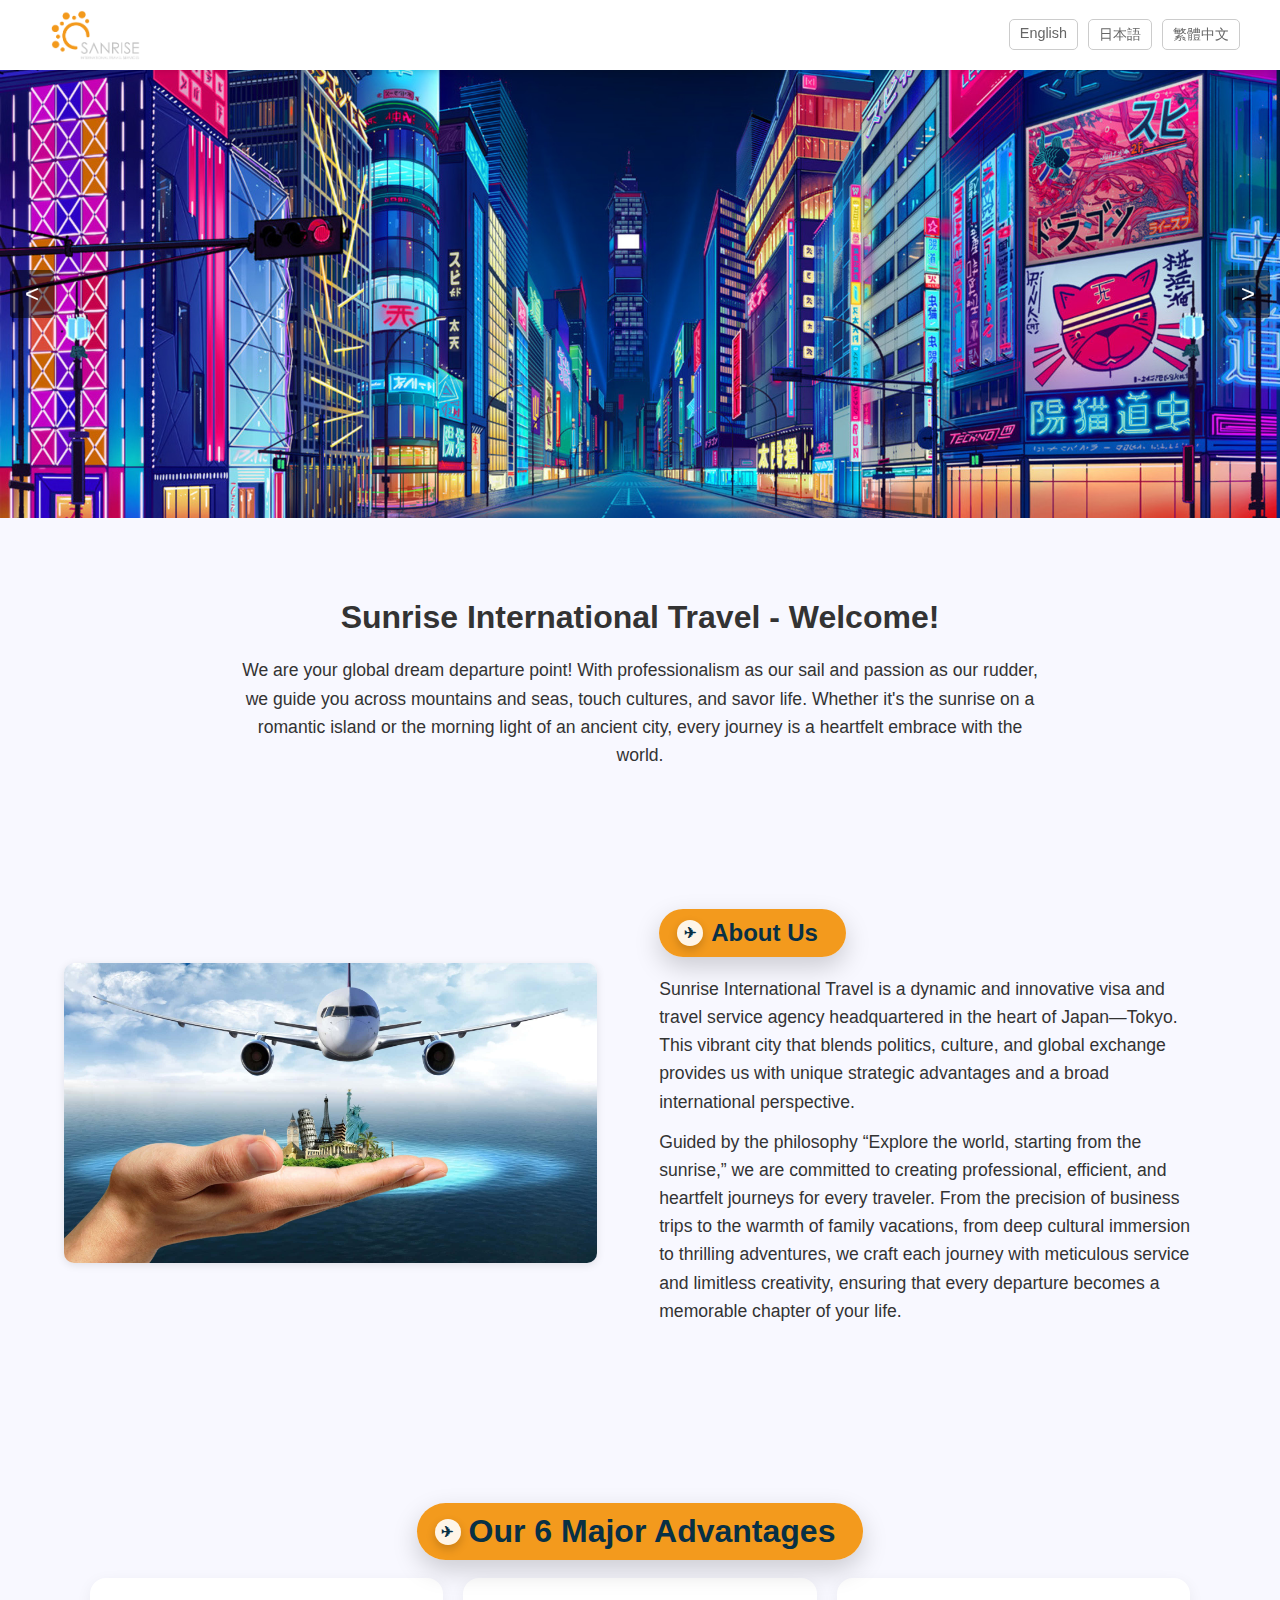
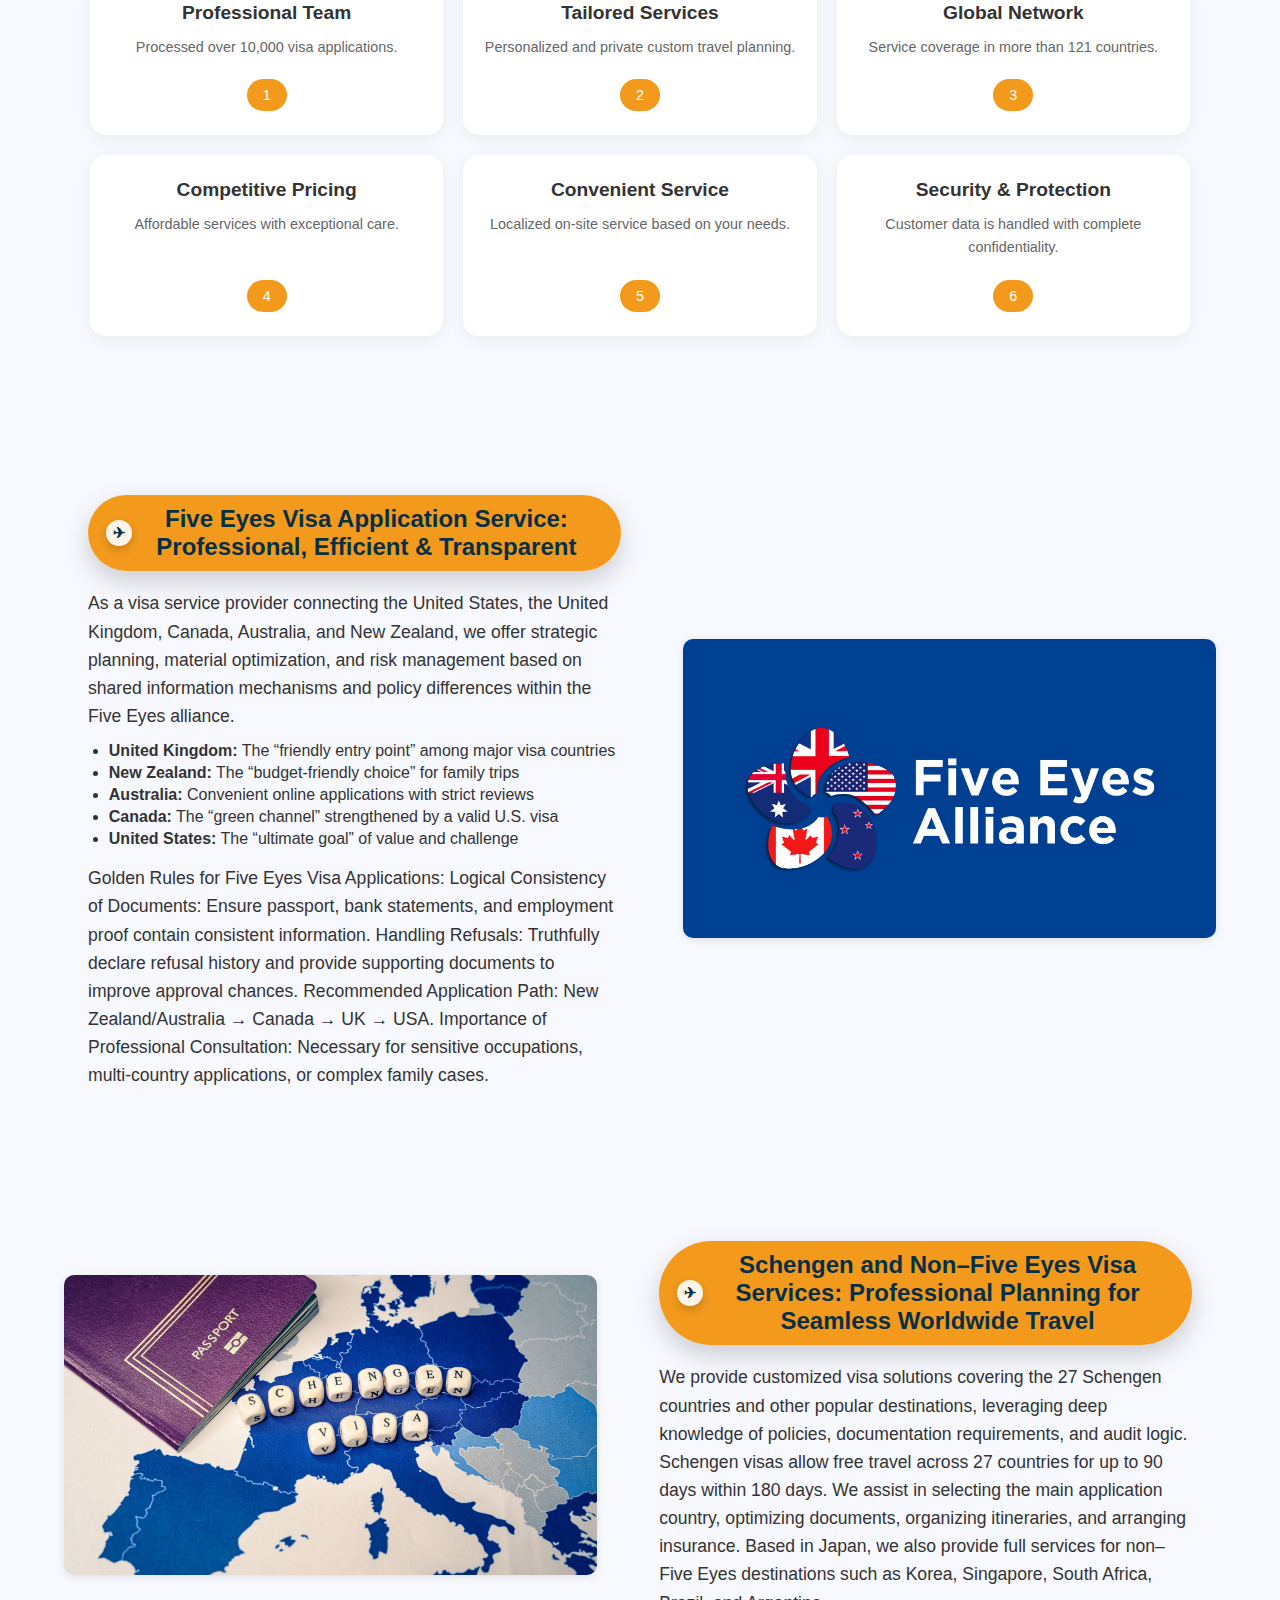
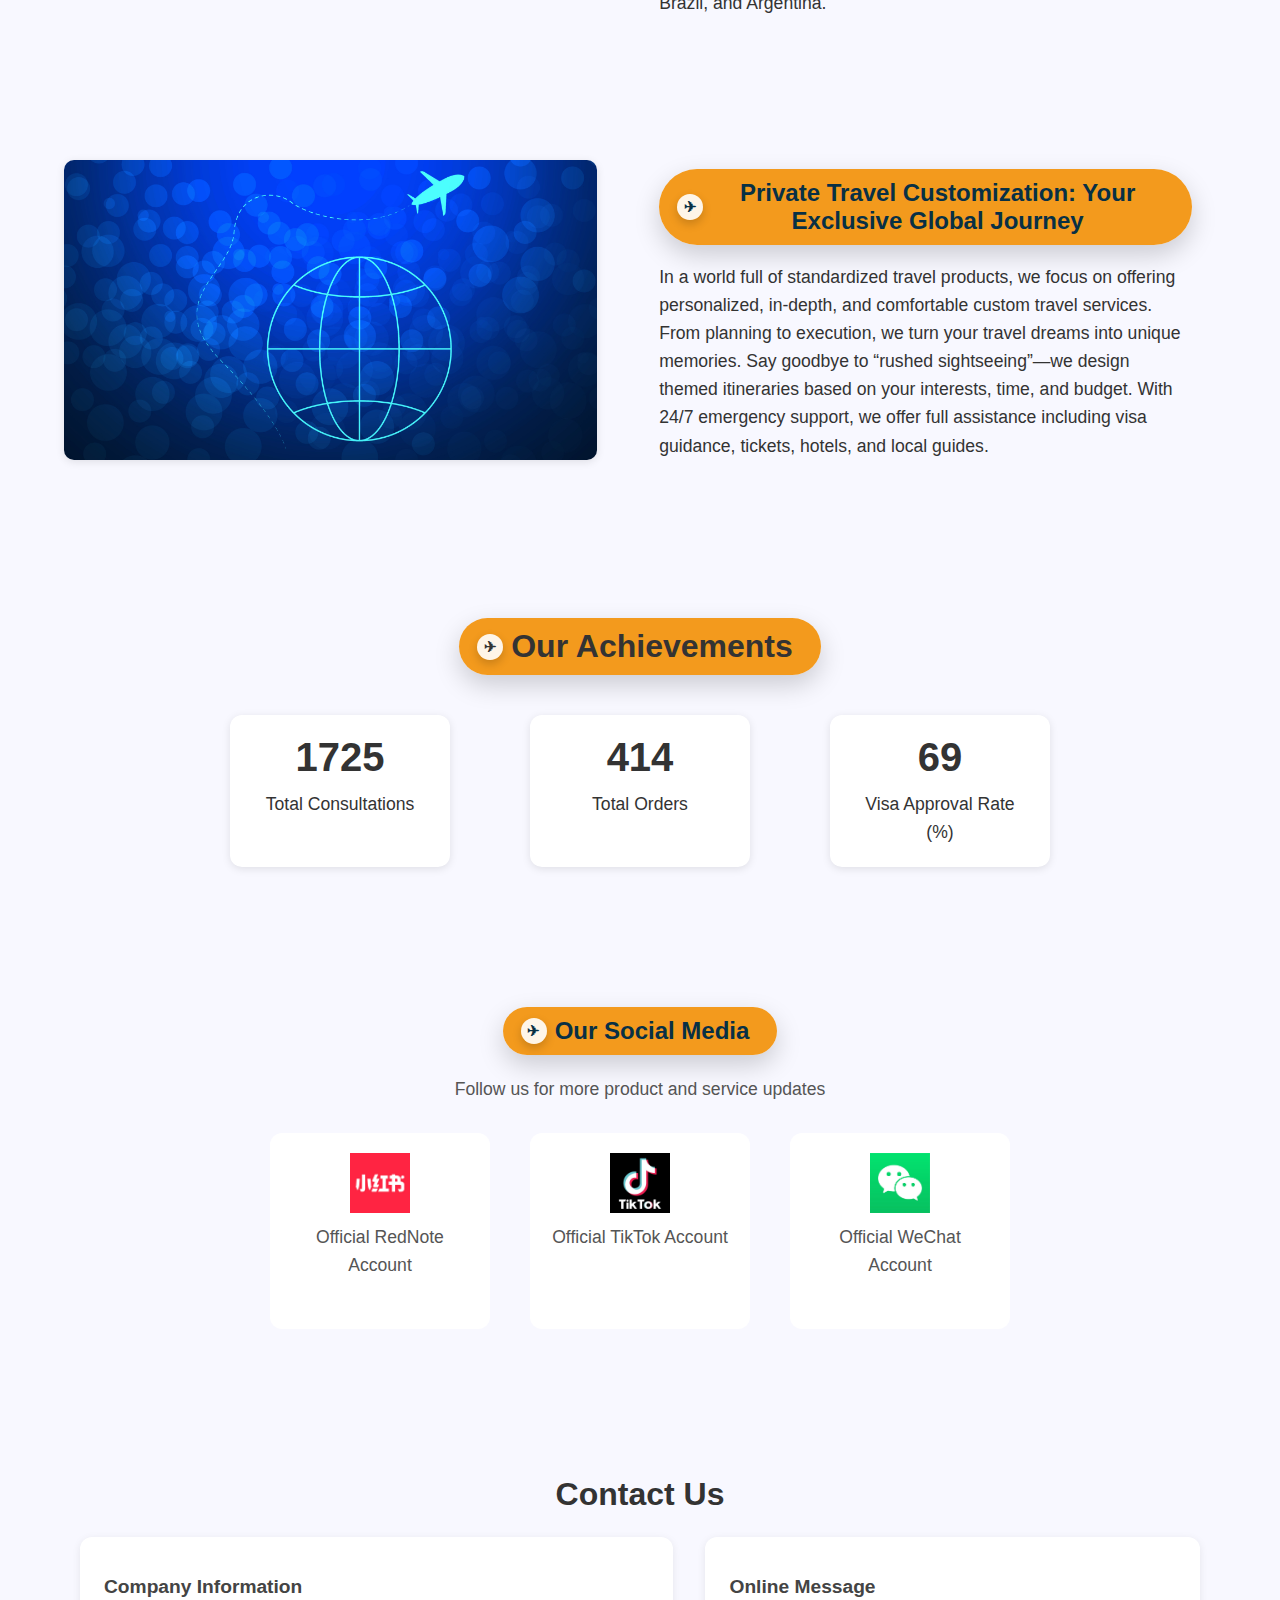
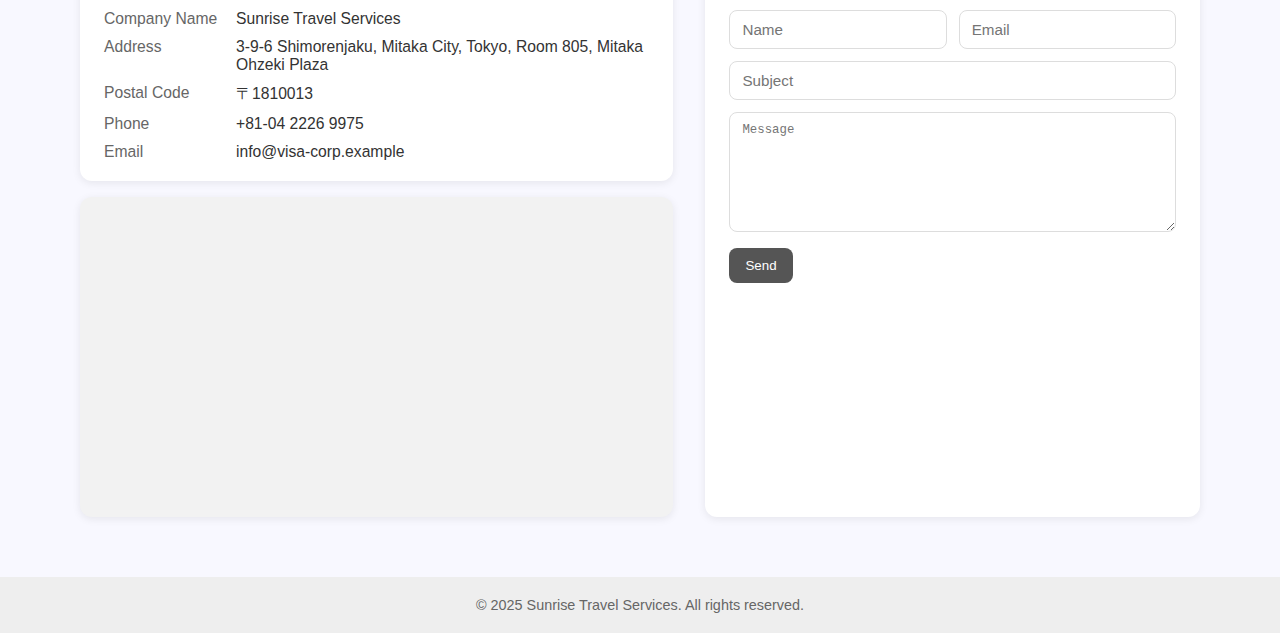
<file: index.html>
<!DOCTYPE html>
<html lang="en">
<head>
  <meta charset="UTF-8" />
  <meta name="viewport" content="width=device-width, initial-scale=1.0"/>
  <title>Srtravel</title>
    <link rel="stylesheet" href="csses/advantage.css"/>
    <link rel="stylesheet" href="csses/banner.css"/>
    <link rel="stylesheet" href="csses/contact.css"/>
    <link rel="stylesheet" href="csses/footer.css"/>
    <link rel="stylesheet" href="csses/global.css"/>
    <link rel="stylesheet" href="csses/header.css"/>
    <link rel="stylesheet" href="csses/section.css"/>
    <link rel="stylesheet" href="csses/sns.css"/>
    <link rel="stylesheet" href="csses/statistic.css"/>



</head>

<body>
<header>
  <div class="logo">
    <a href="index.html">
      <img src="imgs/logo.png" alt="Visa Corporation Logo">
    </a>
  </div>
  <div class="lang-switch">
    <a href="index.html">English</a>
    <a href="index_jp.html">日本語</a>
    <a href="index_cn.html">繁體中文</a>
  </div>
</header>

<!-- Banner -->
<div class="banner">
  <div class="slides" id="slides">
    <div class="slide"><img src="imgs/tokyo_1.jpg" alt="Banner 1"></div>
    <div class="slide"><img src="imgs/tokyo_2.jpg" alt="Banner 2"></div>
    <div class="slide"><img src="imgs/tokyo_3.jpg" alt="Banner 3"></div>
    <div class="slide"><img src="imgs/tokyo_4.jpg" alt="Banner 4"></div>
    <div class="slide"><img src="imgs/tokyo_5.jpg" alt="Banner 5"></div>
  </div>
  <button class="nav-arrow prev" id="prevBtn" aria-label="Previous slide">&lt;</button>
  <button class="nav-arrow next" id="nextBtn" aria-label="Next slide">&gt;</button>
</div>

<!-- Company Introduction -->
<section class="intro-section">
  <h1>Sunrise International Travel - Welcome!</h1>
  <p>
    We are your global dream departure point! With professionalism as our sail and passion as our rudder, we guide you
    across mountains and seas, touch cultures, and savor life. Whether it's the sunrise on a romantic island or the
    morning light of an ancient city, every journey is a heartfelt embrace with the world.
  </p>
</section>

<section class="main-sections">

  <!-- Features Section 1 -->
  <div class="feature feature-green">
    <img src="imgs/about_us.jpg" alt="Technology">
    <div class="text-box">
      <h2>About Us</h2>
      <p>
        Sunrise International Travel is a dynamic and innovative visa and travel service agency headquartered in the
        heart of Japan—Tokyo. This vibrant city that blends politics, culture, and global exchange provides us with
        unique strategic advantages and a broad international perspective.
      </p>
      <p>
        Guided by the philosophy “Explore the world, starting from the sunrise,” we are committed to creating
        professional, efficient, and heartfelt journeys for every traveler. From the precision of business trips to the
        warmth of family vacations, from deep cultural immersion to thrilling adventures, we craft each journey with
        meticulous service and limitless creativity, ensuring that every departure becomes a memorable chapter of your
        life.
      </p>
    </div>
  </div>

  <!-- Advantages Section -->
  <div class="advantages feature-light" id="advantages">
    <h2>Our 6 Major Advantages</h2>
    <div class="advantage-container">
      <div class="advantage-card">
        <h3>Professional Team</h3>
        <p>Processed over 10,000 visa applications.</p>
        <a class="more-btn">1</a>
      </div>
      <div class="advantage-card">
        <h3>Tailored Services</h3>
        <p>Personalized and private custom travel planning.</p>
        <a  class="more-btn">2</a>
      </div>
      <div class="advantage-card">
        <h3>Global Network</h3>
        <p>Service coverage in more than 121 countries.</p>
        <a class="more-btn">3</a>
      </div>
      <div class="advantage-card">
        <h3>Competitive Pricing</h3>
        <p>Affordable services with exceptional care.</p>
        <a class="more-btn">4</a>
      </div>
      <div class="advantage-card">
        <h3>Convenient Service</h3>
        <p>Localized on-site service based on your needs.</p>
        <a class="more-btn">5</a>
      </div>
      <div class="advantage-card">
        <h3>Security & Protection</h3>
        <p>Customer data is handled with complete confidentiality.</p>
        <a class="more-btn">6</a>
      </div>
    </div>
  </div>

  <!-- Features Section 2 -->
  <div class="feature feature-green">
    <div class="text-box">
      <h2>Five Eyes Visa Application Service: Professional, Efficient & Transparent</h2>
      <p>
        As a visa service provider connecting the United States, the United Kingdom, Canada, Australia, and New Zealand,
        we offer strategic planning, material optimization, and risk management based on shared information mechanisms
        and policy differences within the Five Eyes alliance.
      </p>
      <ul>
        <li><strong>United Kingdom:</strong> The “friendly entry point” among major visa countries</li>
        <li><strong>New Zealand:</strong> The “budget-friendly choice” for family trips</li>
        <li><strong>Australia:</strong> Convenient online applications with strict reviews</li>
        <li><strong>Canada:</strong> The “green channel” strengthened by a valid U.S. visa</li>
        <li><strong>United States:</strong> The “ultimate goal” of value and challenge</li>
      </ul>
      <p>
        Golden Rules for Five Eyes Visa Applications:
        Logical Consistency of Documents: Ensure passport, bank statements, and employment proof contain consistent
        information. Handling Refusals: Truthfully declare refusal history and provide supporting documents to improve
        approval chances. Recommended Application Path: New Zealand/Australia → Canada → UK → USA. Importance of
        Professional Consultation: Necessary for sensitive occupations, multi-country applications, or complex family
        cases.
      </p>
    </div>
    <img src="imgs/five_eyes.jpg" alt="Manufacturing">
  </div>

  <!-- Features Section 3 -->
  <div class="feature feature-light">
    <img src="imgs/schengen.jpg" alt="R&D">
    <div class="text-box">
      <h2>Schengen and Non–Five Eyes Visa Services: Professional Planning for Seamless Worldwide Travel</h2>
      <p>
        We provide customized visa solutions covering the 27 Schengen countries and other popular destinations,
        leveraging deep knowledge of policies, documentation requirements, and audit logic. Schengen visas allow free
        travel across 27 countries for up to 90 days within 180 days. We assist in selecting the main application
        country, optimizing documents, organizing itineraries, and arranging insurance. Based in Japan, we also provide
        full services for non–Five Eyes destinations such as Korea, Singapore, South Africa, Brazil, and Argentina.
      </p>
    </div>
  </div>

  <!-- Features Section 4 -->
  <div class="feature feature-green">
    <img src="imgs/personalized.jpg" alt="R&D">
    <div class="text-box">
      <h2>Private Travel Customization: Your Exclusive Global Journey</h2>
      <p>
        In a world full of standardized travel products, we focus on offering personalized, in-depth, and comfortable
        custom travel services. From planning to execution, we turn your travel dreams into unique memories. Say goodbye
        to “rushed sightseeing”—we design themed itineraries based on your interests, time, and budget. With 24/7
        emergency support, we offer full assistance including visa guidance, tickets, hotels, and local guides.
      </p>
    </div>
  </div>

  <!-- Statistics Section -->
  <div class="statistics feature-light">
    <h2>Our Achievements</h2>
    <div class="stats-container">
      <div class="stat">
        <span class="number" data-target="5000">0</span>
        <p>Total Consultations</p>
      </div>
      <div class="stat">
        <span class="number" data-target="1200">0</span>
        <p>Total Orders</p>
      </div>
      <div class="stat">
        <span class="number" data-target="85">0</span>
        <p>Visa Approval Rate (%)</p>
      </div>
    </div>
  </div>

  <!-- Social Media Section -->
  <div class="social-media" >
    <h2>Our Social Media</h2>
    <p>Follow us for more product and service updates</p>
    <div class="social-icons">
      <div class="social-card">
        <img src="imgs/red_note.jpg" alt="Xiaohongshu">
        <p>Official RedNote Account</p>
        <div class="tooltip">
          <strong>RedNote</strong><br>
          Username：日出Sunrise国际旅行<br>
          ID：Travelers_Visa
        </div>
      </div>
      <div class="social-card">
        <img src="imgs/tiktok.jpg" alt="TikTok">
        <p>Official TikTok Account</p>
        <div class="tooltip">
          <strong>TikTok</strong><br>
          (Coming soon)
        </div>
      </div>
      <div class="social-card">
        <img src="imgs/wechat.jpg" alt="WeChat">
        <p>Official WeChat Account</p>
        <div class="tooltip">
          <strong>Wechat</strong><br>
          ID：srvisa
        </div>
      </div>
    </div>
  </div>

</section>

<!-- Contact Us -->
<section class="contact">
  <h2>Contact Us</h2>
  <div class="contact-grid">
    <!-- Left: Address & Map -->
    <div>
      <div class="contact-card">
        <h3>Company Information</h3>
        <div class="contact-list">
          <div class="label">Company Name</div>
          <div class="value">Sunrise Travel Services</div>

          <div class="label">Address</div>
          <div class="value">
            3-9-6 Shimorenjaku, Mitaka City, Tokyo, Room 805, Mitaka Ohzeki Plaza
          </div>

          <div class="label">Postal Code</div>
          <div class="value">〒1810013</div>

          <div class="label">Phone</div>
          <div class="value">
            <a href="tel:+81-0422269975">+81-04 2226 9975</a>
          </div>

          <div class="label">Email</div>
          <div class="value">info@visa-corp.example</div>
        </div>
      </div>

      <div class="map-wrap">
        <iframe
          loading="lazy"
          allowfullscreen
          referrerpolicy="no-referrer-when-downgrade"
          src="https://www.google.com/maps?q=Tokyo%20Station&output=embed">
        </iframe>
      </div>
    </div>

    <!-- Right: Message Form -->
    <form class="contact-form">
      <h3>Online Message</h3>
      <div class="row">
        <input type="text" name="name" placeholder="Name" required>
        <input type="email" name="email" placeholder="Email" required>
      </div>
      <input type="text" name="subject" placeholder="Subject" style="margin-bottom:12px;">
      <textarea name="message" placeholder="Message" required></textarea>
      <div style="margin-top:12px;">
        <button type="submit">Send</button>
      </div>
    </form>
  </div>
</section>

<!-- 数字自增 -->
<script>
  const counters = document.querySelectorAll('.number');
  counters.forEach(counter => {
    const updateCount = () => {
      const target = +counter.getAttribute('data-target');
      const count = +counter.innerText;
      const speed = 200;
      const increment = target / speed;
      if (count < target) {
        counter.innerText = Math.ceil(count + increment);
        setTimeout(updateCount, 10);
      } else {
        counter.innerText = target;
      }
    };
    updateCount();
  });
</script>

<!-- Banner 淡入淡出轮播 -->
<script>
  const stay = 3000; // ms
  const slidesContainer = document.getElementById('slides');
  const prevButton = document.getElementById('prevBtn');
  const nextButton = document.getElementById('nextBtn');
  const slides = Array.from(slidesContainer.children);
  const totalSlides = slides.length;
  let currentSlideIndex = 0;

  function goTo(newIndex) {
    slides.forEach(slide => slide.classList.remove('active'));
    if (newIndex >= totalSlides) {
      currentSlideIndex = 0;
    } else if (newIndex < 0) {
      currentSlideIndex = totalSlides - 1;
    } else {
      currentSlideIndex = newIndex;
    }
    slides[currentSlideIndex].classList.add('active');
  }

  function autoPlay() {
    goTo(currentSlideIndex + 1);
  }

  goTo(0); // 初始第一张
  let timer = setInterval(autoPlay, stay);

  slidesContainer.addEventListener('mouseenter', () => clearInterval(timer));
  slidesContainer.addEventListener('mouseleave', () => {
    timer = setInterval(autoPlay, stay);
  });

  function slideManually(direction) {
    clearInterval(timer);
    const newIndex = direction === 'next'
      ? currentSlideIndex + 1
      : currentSlideIndex - 1;
    goTo(newIndex);
    timer = setInterval(autoPlay, stay);
  }

  prevButton.addEventListener('click', () => slideManually('prev'));
  nextButton.addEventListener('click', () => slideManually('next'));
</script>

<footer>
  © 2025 Sunrise Travel Services. All rights reserved.
</footer>
</body>
</html>
</file>
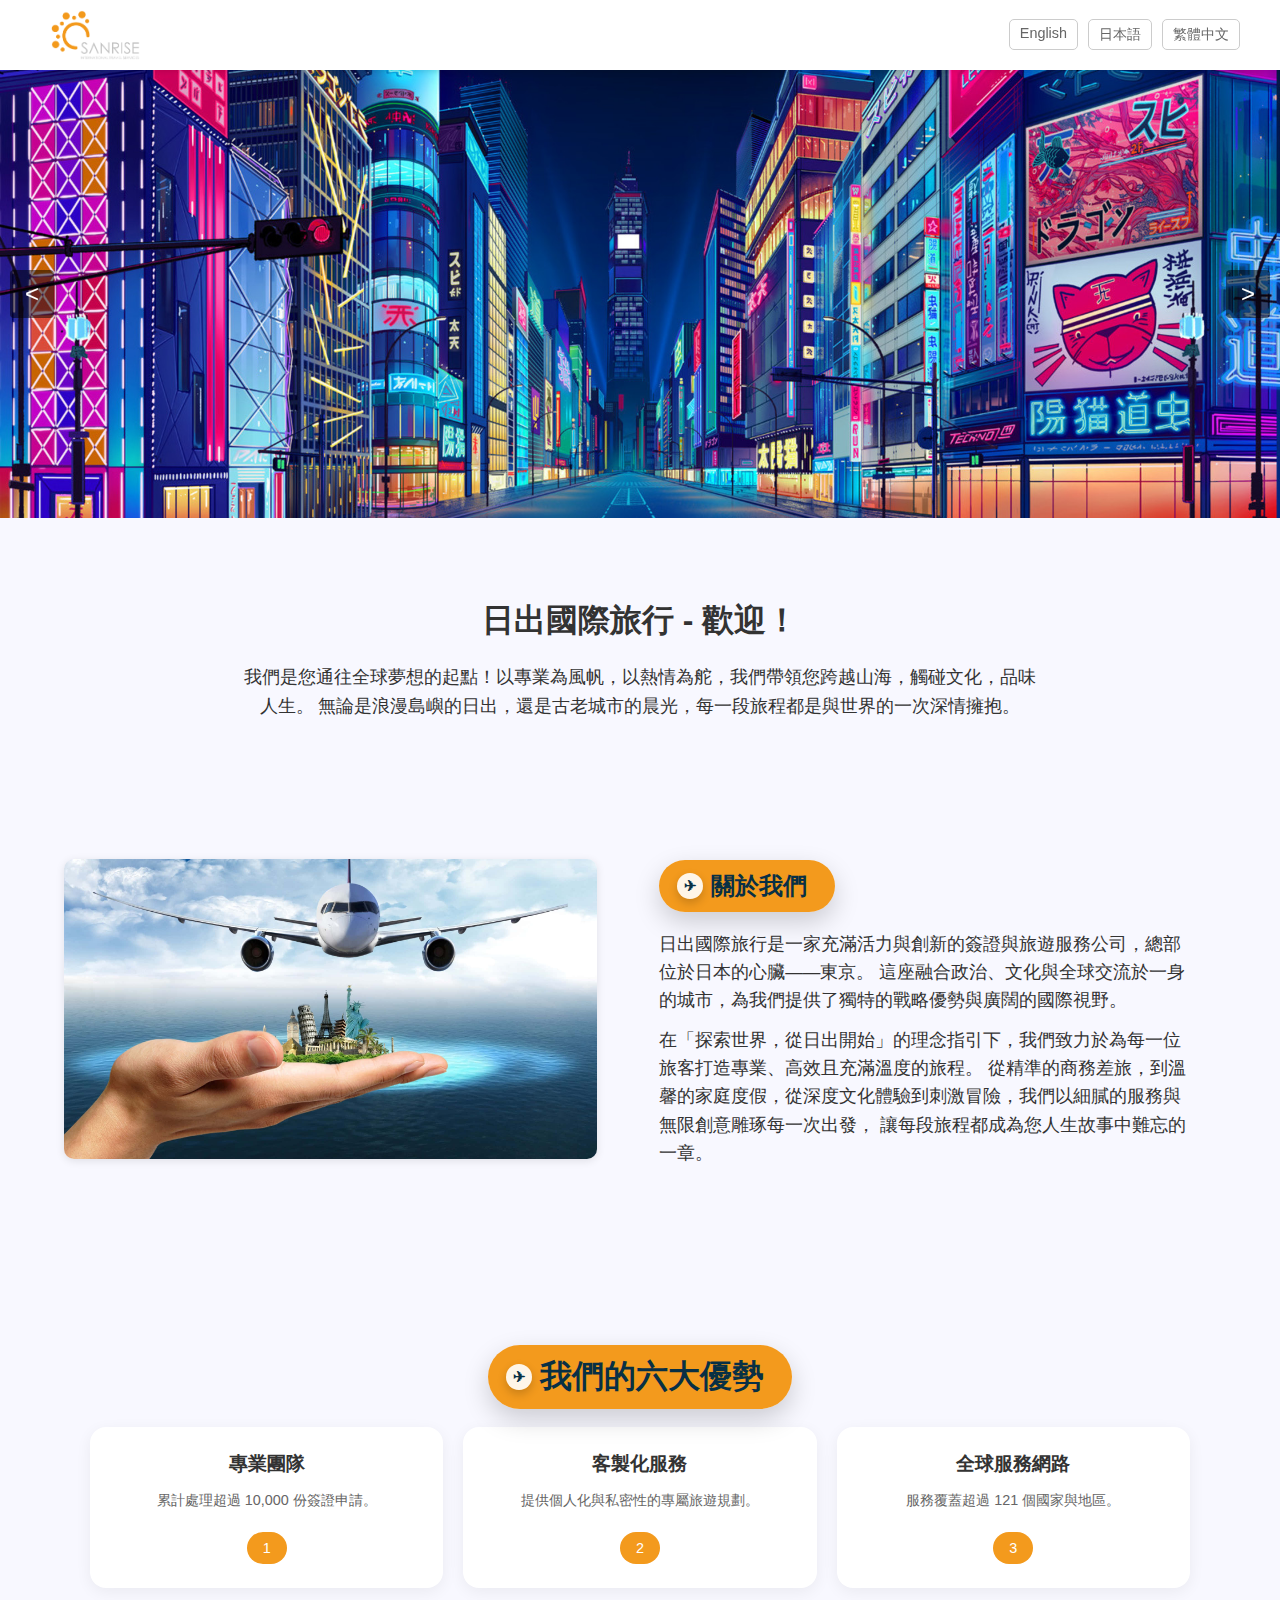
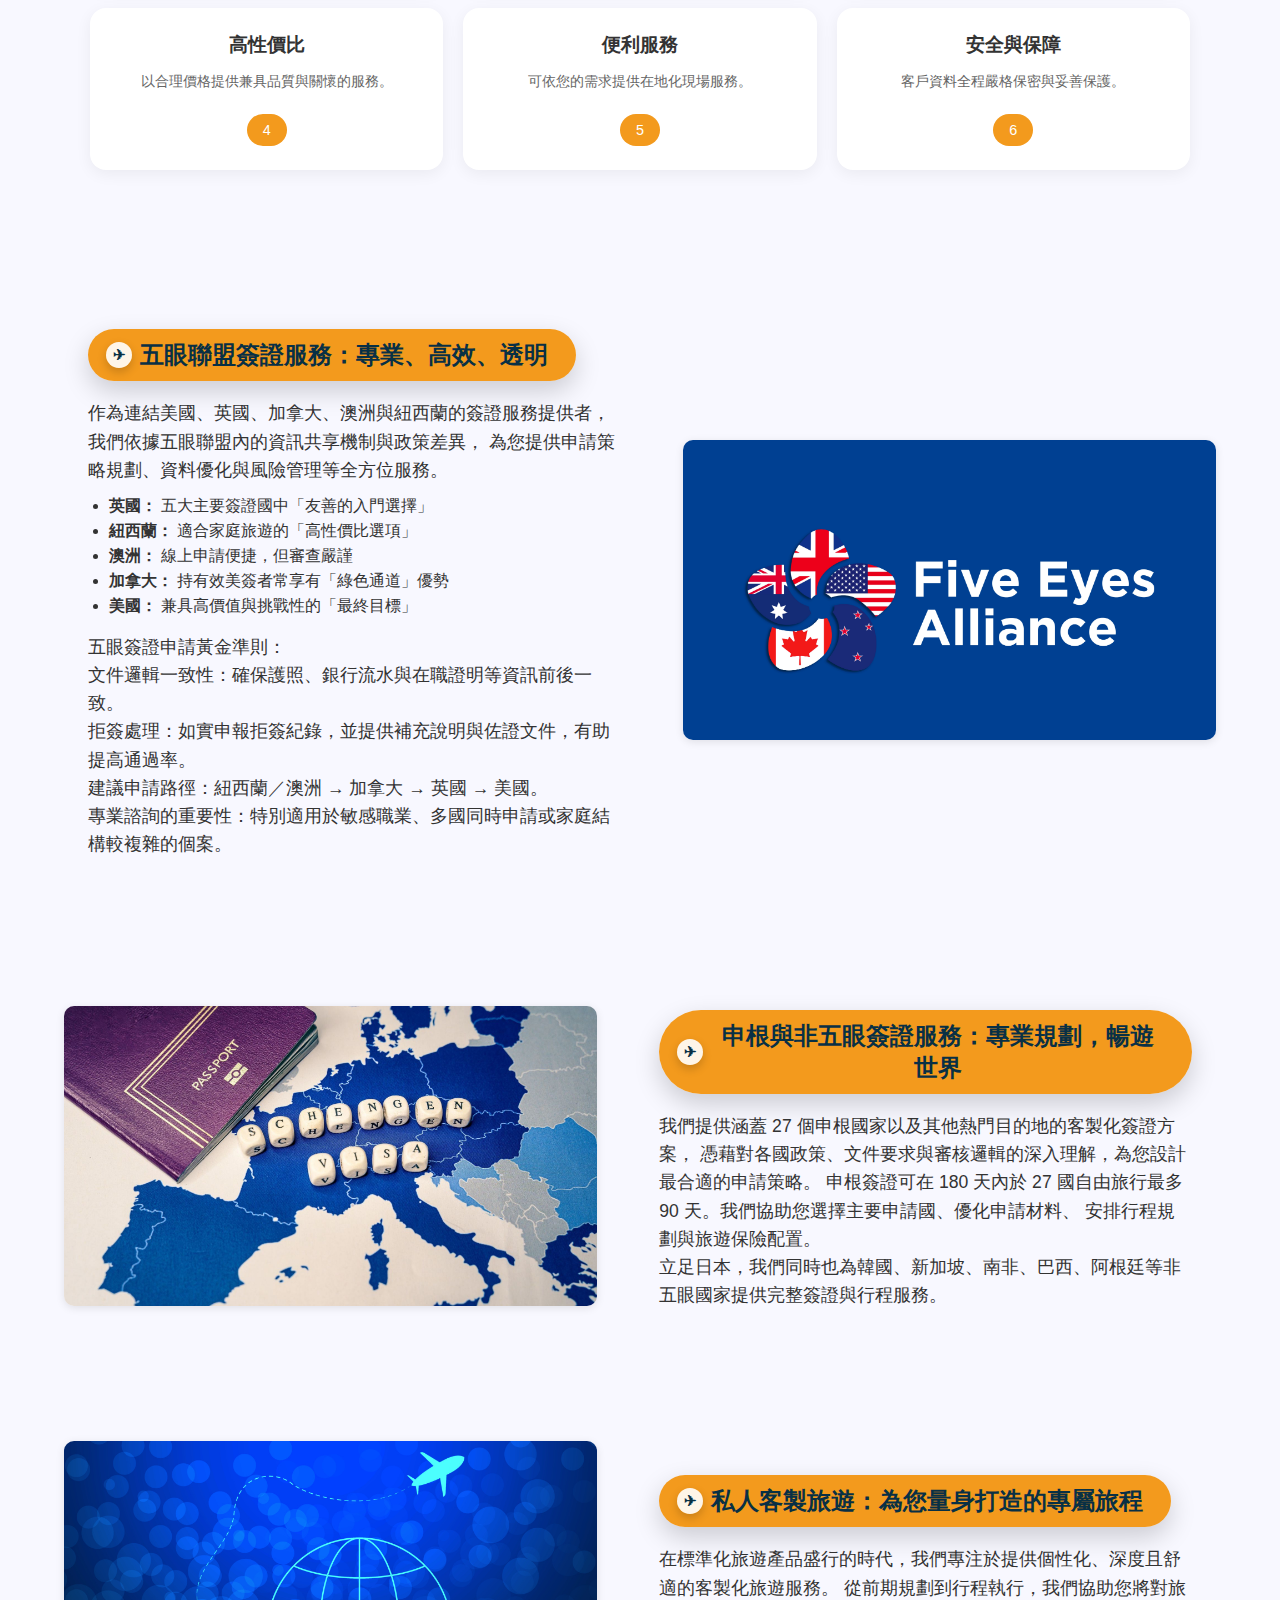
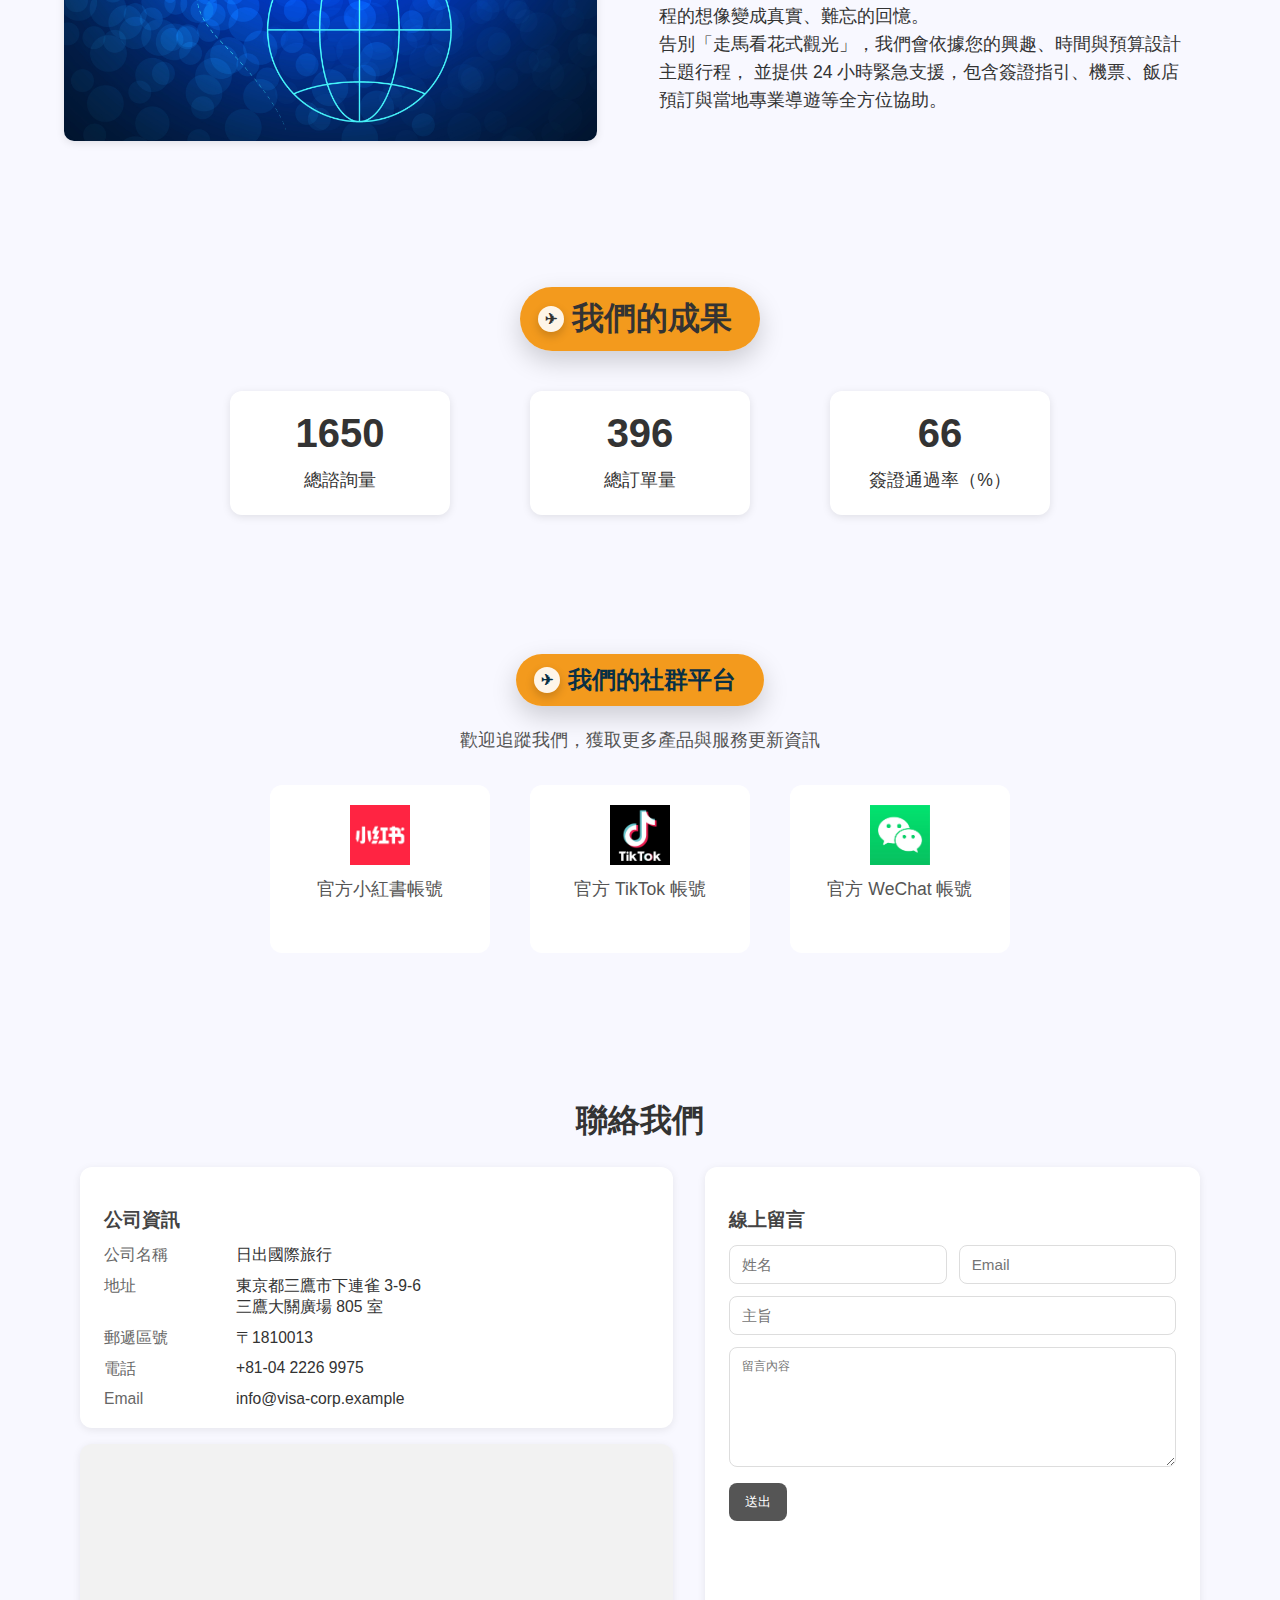
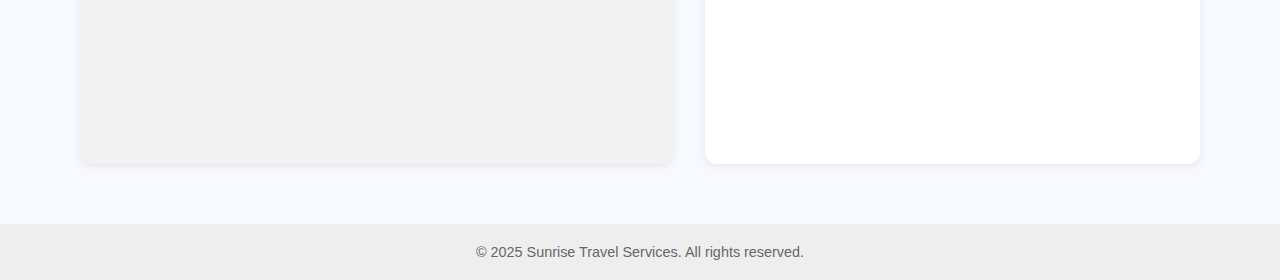
<file: index_cn.html>
<!DOCTYPE html>
<html lang="en">
<head>
  <meta charset="UTF-8" />
  <meta name="viewport" content="width=device-width, initial-scale=1.0"/>
  <title>日出國際旅行</title>
  <link rel="stylesheet" href="csses/advantage.css"/>
  <link rel="stylesheet" href="csses/banner.css"/>
  <link rel="stylesheet" href="csses/contact.css"/>
  <link rel="stylesheet" href="csses/footer.css"/>
  <link rel="stylesheet" href="csses/global.css"/>
  <link rel="stylesheet" href="csses/header.css"/>
  <link rel="stylesheet" href="csses/section.css"/>
  <link rel="stylesheet" href="csses/sns.css"/>
  <link rel="stylesheet" href="csses/statistic.css"/>
</head>

<body>
<header>
  <div class="logo">
    <a href="index_cn.html">
      <img src="imgs/logo.png" alt="Visa Corporation Logo">
    </a>
  </div>
  <div class="lang-switch">
    <a href="index.html">English</a>
    <a href="index_jp.html">日本語</a>
    <a href="index_cn.html">繁體中文</a>
  </div>
</header>

<!-- Banner -->
<div class="banner">
  <div class="slides" id="slides">
    <div class="slide"><img src="imgs/tokyo_1.jpg" alt="Banner 1"></div>
    <div class="slide"><img src="imgs/tokyo_2.jpg" alt="Banner 2"></div>
    <div class="slide"><img src="imgs/tokyo_3.jpg" alt="Banner 3"></div>
    <div class="slide"><img src="imgs/tokyo_4.jpg" alt="Banner 4"></div>
    <div class="slide"><img src="imgs/tokyo_5.jpg" alt="Banner 5"></div>
  </div>
  <button class="nav-arrow prev" id="prevBtn" aria-label="Previous slide">&lt;</button>
  <button class="nav-arrow next" id="nextBtn" aria-label="Next slide">&gt;</button>
</div>

<!-- Company Introduction -->
<section class="intro-section">
  <h1>日出國際旅行 - 歡迎！</h1>
  <p>
    我們是您通往全球夢想的起點！以專業為風帆，以熱情為舵，我們帶領您跨越山海，觸碰文化，品味人生。
    無論是浪漫島嶼的日出，還是古老城市的晨光，每一段旅程都是與世界的一次深情擁抱。
  </p>
</section>

<section class="main-sections">

  <!-- Features Section 1 -->
  <div class="feature feature-green">
    <img src="imgs/about_us.jpg" alt="Technology">
    <div class="text-box">
      <h2>關於我們</h2>
      <p>
        日出國際旅行是一家充滿活力與創新的簽證與旅遊服務公司，總部位於日本的心臟——東京。
        這座融合政治、文化與全球交流於一身的城市，為我們提供了獨特的戰略優勢與廣闊的國際視野。
      </p>
      <p>
        在「探索世界，從日出開始」的理念指引下，我們致力於為每一位旅客打造專業、高效且充滿溫度的旅程。
        從精準的商務差旅，到溫馨的家庭度假，從深度文化體驗到刺激冒險，我們以細膩的服務與無限創意雕琢每一次出發，
        讓每段旅程都成為您人生故事中難忘的一章。
      </p>
    </div>
  </div>

  <!-- Advantages Section -->
  <div class="advantages feature-light" id="advantages">
    <h2>我們的六大優勢</h2>
    <div class="advantage-container">
      <div class="advantage-card">
        <h3>專業團隊</h3>
        <p>累計處理超過 10,000 份簽證申請。</p>
        <a class="more-btn">1</a>
      </div>
      <div class="advantage-card">
        <h3>客製化服務</h3>
        <p>提供個人化與私密性的專屬旅遊規劃。</p>
        <a class="more-btn">2</a>
      </div>
      <div class="advantage-card">
        <h3>全球服務網路</h3>
        <p>服務覆蓋超過 121 個國家與地區。</p>
        <a class="more-btn">3</a>
      </div>
      <div class="advantage-card">
        <h3>高性價比</h3>
        <p>以合理價格提供兼具品質與關懷的服務。</p>
        <a class="more-btn">4</a>
      </div>
      <div class="advantage-card">
        <h3>便利服務</h3>
        <p>可依您的需求提供在地化現場服務。</p>
        <a class="more-btn">5</a>
      </div>
      <div class="advantage-card">
        <h3>安全與保障</h3>
        <p>客戶資料全程嚴格保密與妥善保護。</p>
        <a class="more-btn">6</a>
      </div>
    </div>
  </div>

  <!-- Features Section 2 -->
  <div class="feature feature-green">
    <div class="text-box">
      <h2>五眼聯盟簽證服務：專業、高效、透明</h2>
      <p>
        作為連結美國、英國、加拿大、澳洲與紐西蘭的簽證服務提供者，我們依據五眼聯盟內的資訊共享機制與政策差異，
        為您提供申請策略規劃、資料優化與風險管理等全方位服務。
      </p>
      <ul>
        <li><strong>英國：</strong> 五大主要簽證國中「友善的入門選擇」</li>
        <li><strong>紐西蘭：</strong> 適合家庭旅遊的「高性價比選項」</li>
        <li><strong>澳洲：</strong> 線上申請便捷，但審查嚴謹</li>
        <li><strong>加拿大：</strong> 持有效美簽者常享有「綠色通道」優勢</li>
        <li><strong>美國：</strong> 兼具高價值與挑戰性的「最終目標」</li>
      </ul>
      <p>
        五眼簽證申請黃金準則：<br>
        文件邏輯一致性：確保護照、銀行流水與在職證明等資訊前後一致。<br>
        拒簽處理：如實申報拒簽紀錄，並提供補充說明與佐證文件，有助提高通過率。<br>
        建議申請路徑：紐西蘭／澳洲 → 加拿大 → 英國 → 美國。<br>
        專業諮詢的重要性：特別適用於敏感職業、多國同時申請或家庭結構較複雜的個案。
      </p>
    </div>
    <img src="imgs/five_eyes.jpg" alt="Manufacturing">
  </div>

  <!-- Features Section 3 -->
  <div class="feature feature-light">
    <img src="imgs/schengen.jpg" alt="R&D">
    <div class="text-box">
      <h2>申根與非五眼簽證服務：專業規劃，暢遊世界</h2>
      <p>
        我們提供涵蓋 27 個申根國家以及其他熱門目的地的客製化簽證方案，
        憑藉對各國政策、文件要求與審核邏輯的深入理解，為您設計最合適的申請策略。
        申根簽證可在 180 天內於 27 國自由旅行最多 90 天。我們協助您選擇主要申請國、優化申請材料、
        安排行程規劃與旅遊保險配置。<br>
        立足日本，我們同時也為韓國、新加坡、南非、巴西、阿根廷等非五眼國家提供完整簽證與行程服務。
      </p>
    </div>
  </div>

  <!-- Features Section 4 -->
  <div class="feature feature-green">
    <img src="imgs/personalized.jpg" alt="R&D">
    <div class="text-box">
      <h2>私人客製旅遊：為您量身打造的專屬旅程</h2>
      <p>
        在標準化旅遊產品盛行的時代，我們專注於提供個性化、深度且舒適的客製化旅遊服務。
        從前期規劃到行程執行，我們協助您將對旅程的想像變成真實、難忘的回憶。<br>
        告別「走馬看花式觀光」，我們會依據您的興趣、時間與預算設計主題行程，
        並提供 24 小時緊急支援，包含簽證指引、機票、飯店預訂與當地專業導遊等全方位協助。
      </p>
    </div>
  </div>

  <!-- Statistics Section -->
  <div class="statistics feature-light">
    <h2>我們的成果</h2>
    <div class="stats-container">
      <div class="stat">
        <span class="number" data-target="5000">0</span>
        <p>總諮詢量</p>
      </div>
      <div class="stat">
        <span class="number" data-target="1200">0</span>
        <p>總訂單量</p>
      </div>
      <div class="stat">
        <span class="number" data-target="85">0</span>
        <p>簽證通過率（%）</p>
      </div>
    </div>
  </div>

  <!-- Social Media Section -->
  <div class="social-media">
    <h2>我們的社群平台</h2>
    <p>歡迎追蹤我們，獲取更多產品與服務更新資訊</p>
    <div class="social-icons">
      <div class="social-card">
        <img src="imgs/red_note.jpg" alt="Xiaohongshu">
        <p>官方小紅書帳號</p>
        <div class="tooltip">
          <strong>小紅書</strong><br>
          用戶名：日出Sunrise國際旅行<br>
          ID：Travelers_Visa
        </div>
      </div>
      <div class="social-card">
        <img src="imgs/tiktok.jpg" alt="TikTok">
        <p>官方 TikTok 帳號</p>
        <div class="tooltip">
          <strong>TikTok</strong><br>
          （即將上線）
        </div>
      </div>
      <div class="social-card">
        <img src="imgs/wechat.jpg" alt="WeChat">
        <p>官方 WeChat 帳號</p>
        <div class="tooltip">
          <strong>WeChat</strong><br>
          ID：srvisa
        </div>
      </div>
    </div>
  </div>

</section>

<!-- Contact Us -->
<section class="contact">
  <h2>聯絡我們</h2>
  <div class="contact-grid">
    <!-- Left: Address & Map -->
    <div>
      <div class="contact-card">
        <h3>公司資訊</h3>
        <div class="contact-list">
          <div class="label">公司名稱</div>
          <div class="value">日出國際旅行</div>

          <div class="label">地址</div>
          <div class="value">
            東京都三鷹市下連雀 3-9-6<br>
            三鷹大關廣場 805 室
          </div>

          <div class="label">郵遞區號</div>
          <div class="value">〒1810013</div>

          <div class="label">電話</div>
          <div class="value">
            <a href="tel:+81-0422269975">+81-04 2226 9975</a>
          </div>

          <div class="label">Email</div>
          <div class="value">info@visa-corp.example</div>
        </div>
      </div>

      <div class="map-wrap">
        <iframe
          loading="lazy"
          allowfullscreen
          referrerpolicy="no-referrer-when-downgrade"
          src="https://www.google.com/maps?q=Tokyo%20Station&output=embed">
        </iframe>
      </div>
    </div>

    <!-- Right: Message Form -->
    <form class="contact-form">
      <h3>線上留言</h3>
      <div class="row">
        <input type="text" name="name" placeholder="姓名" required>
        <input type="email" name="email" placeholder="Email" required>
      </div>
      <input type="text" name="subject" placeholder="主旨" style="margin-bottom:12px;">
      <textarea name="message" placeholder="留言內容" required></textarea>
      <div style="margin-top:12px;">
        <button type="submit">送出</button>
      </div>
    </form>
  </div>
</section>

<!-- 數字自增 -->
<script>
  const counters = document.querySelectorAll('.number');
  counters.forEach(counter => {
    const updateCount = () => {
      const target = +counter.getAttribute('data-target');
      const count = +counter.innerText;
      const speed = 200;
      const increment = target / speed;
      if (count < target) {
        counter.innerText = Math.ceil(count + increment);
        setTimeout(updateCount, 10);
      } else {
        counter.innerText = target;
      }
    };
    updateCount();
  });
</script>

<!-- Banner 淡入淡出輪播 -->
<script>
  const stay = 3000; // ms
  const slidesContainer = document.getElementById('slides');
  const prevButton = document.getElementById('prevBtn');
  const nextButton = document.getElementById('nextBtn');
  const slides = Array.from(slidesContainer.children);
  const totalSlides = slides.length;
  let currentSlideIndex = 0;

  function goTo(newIndex) {
    slides.forEach(slide => slide.classList.remove('active'));
    if (newIndex >= totalSlides) {
      currentSlideIndex = 0;
    } else if (newIndex < 0) {
      currentSlideIndex = totalSlides - 1;
    } else {
      currentSlideIndex = newIndex;
    }
    slides[currentSlideIndex].classList.add('active');
  }

  function autoPlay() {
    goTo(currentSlideIndex + 1);
  }

  goTo(0); // 初始第一張
  let timer = setInterval(autoPlay, stay);

  slidesContainer.addEventListener('mouseenter', () => clearInterval(timer));
  slidesContainer.addEventListener('mouseleave', () => {
    timer = setInterval(autoPlay, stay);
  });

  function slideManually(direction) {
    clearInterval(timer);
    const newIndex = direction === 'next'
      ? currentSlideIndex + 1
      : currentSlideIndex - 1;
    goTo(newIndex);
    timer = setInterval(autoPlay, stay);
  }

  prevButton.addEventListener('click', () => slideManually('prev'));
  nextButton.addEventListener('click', () => slideManually('next'));
</script>

<footer>
  © 2025 Sunrise Travel Services. All rights reserved.
</footer>
</body>
</html>
</file>
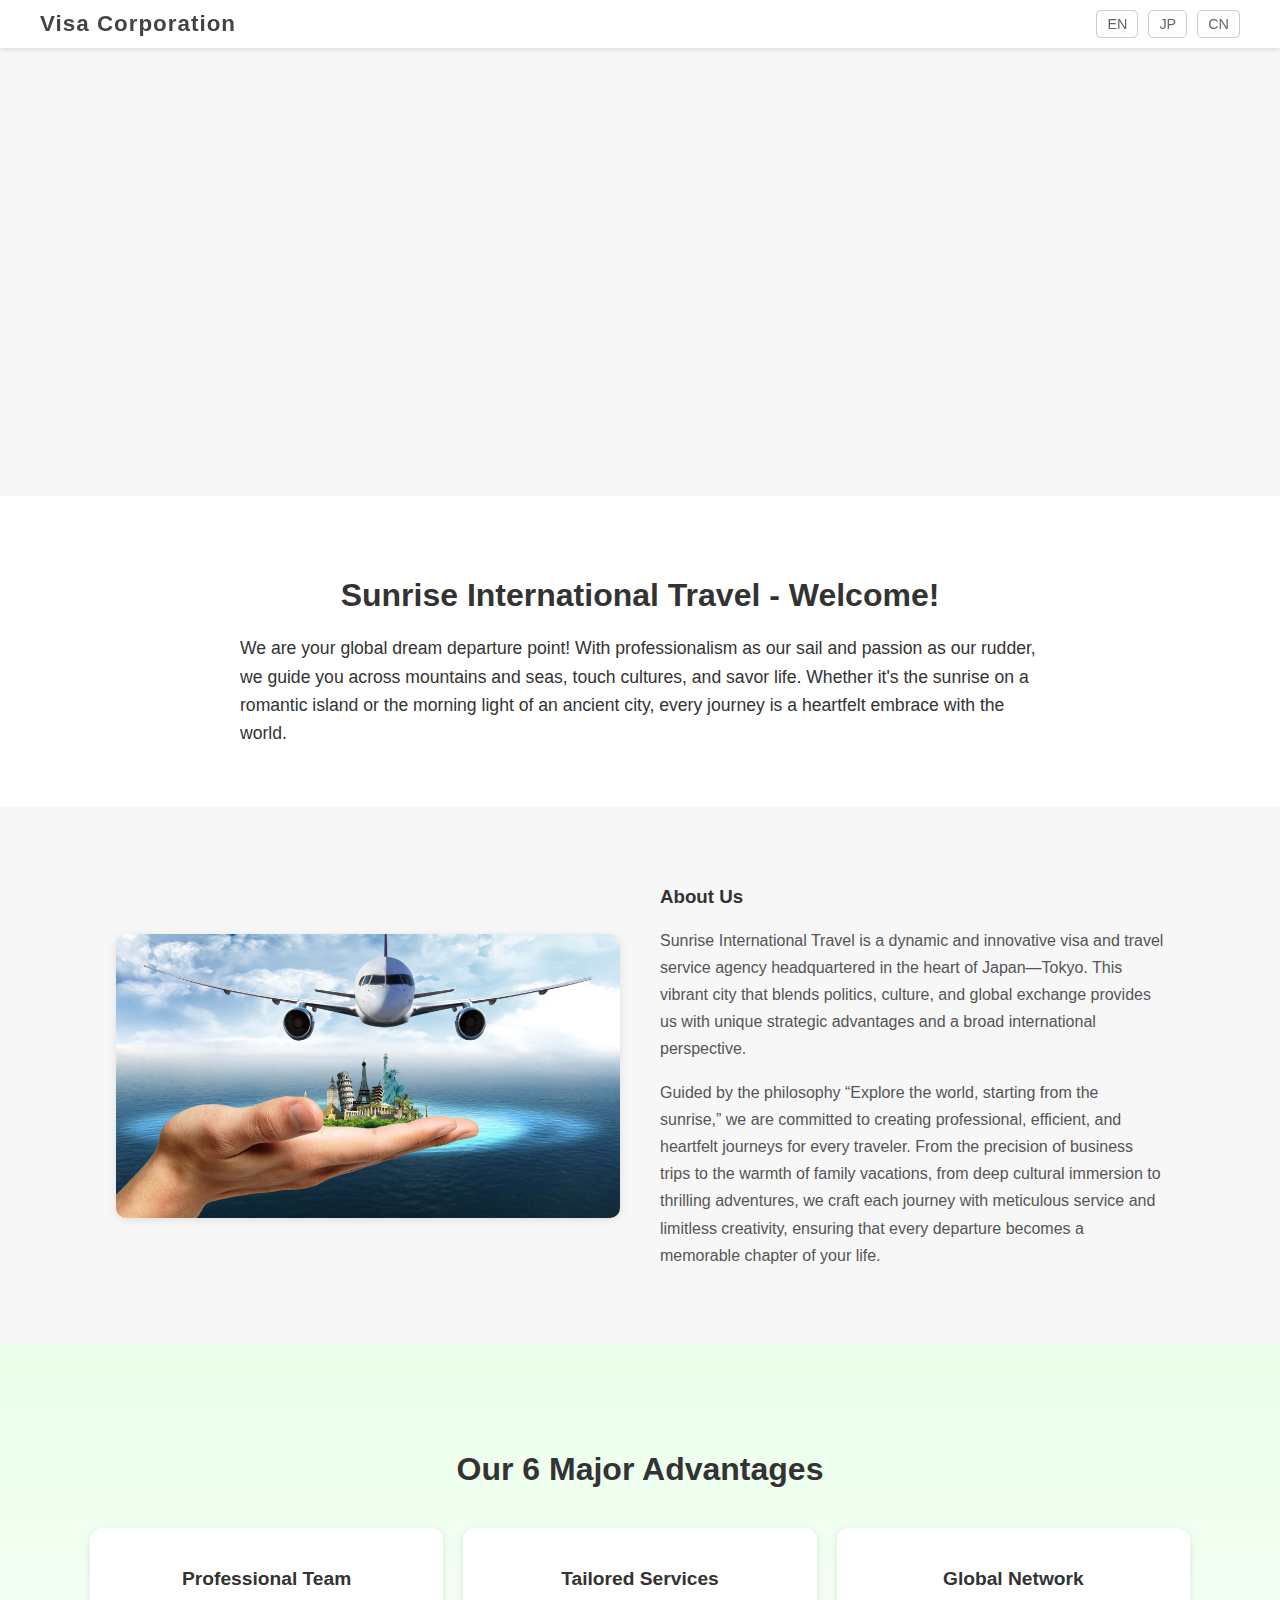
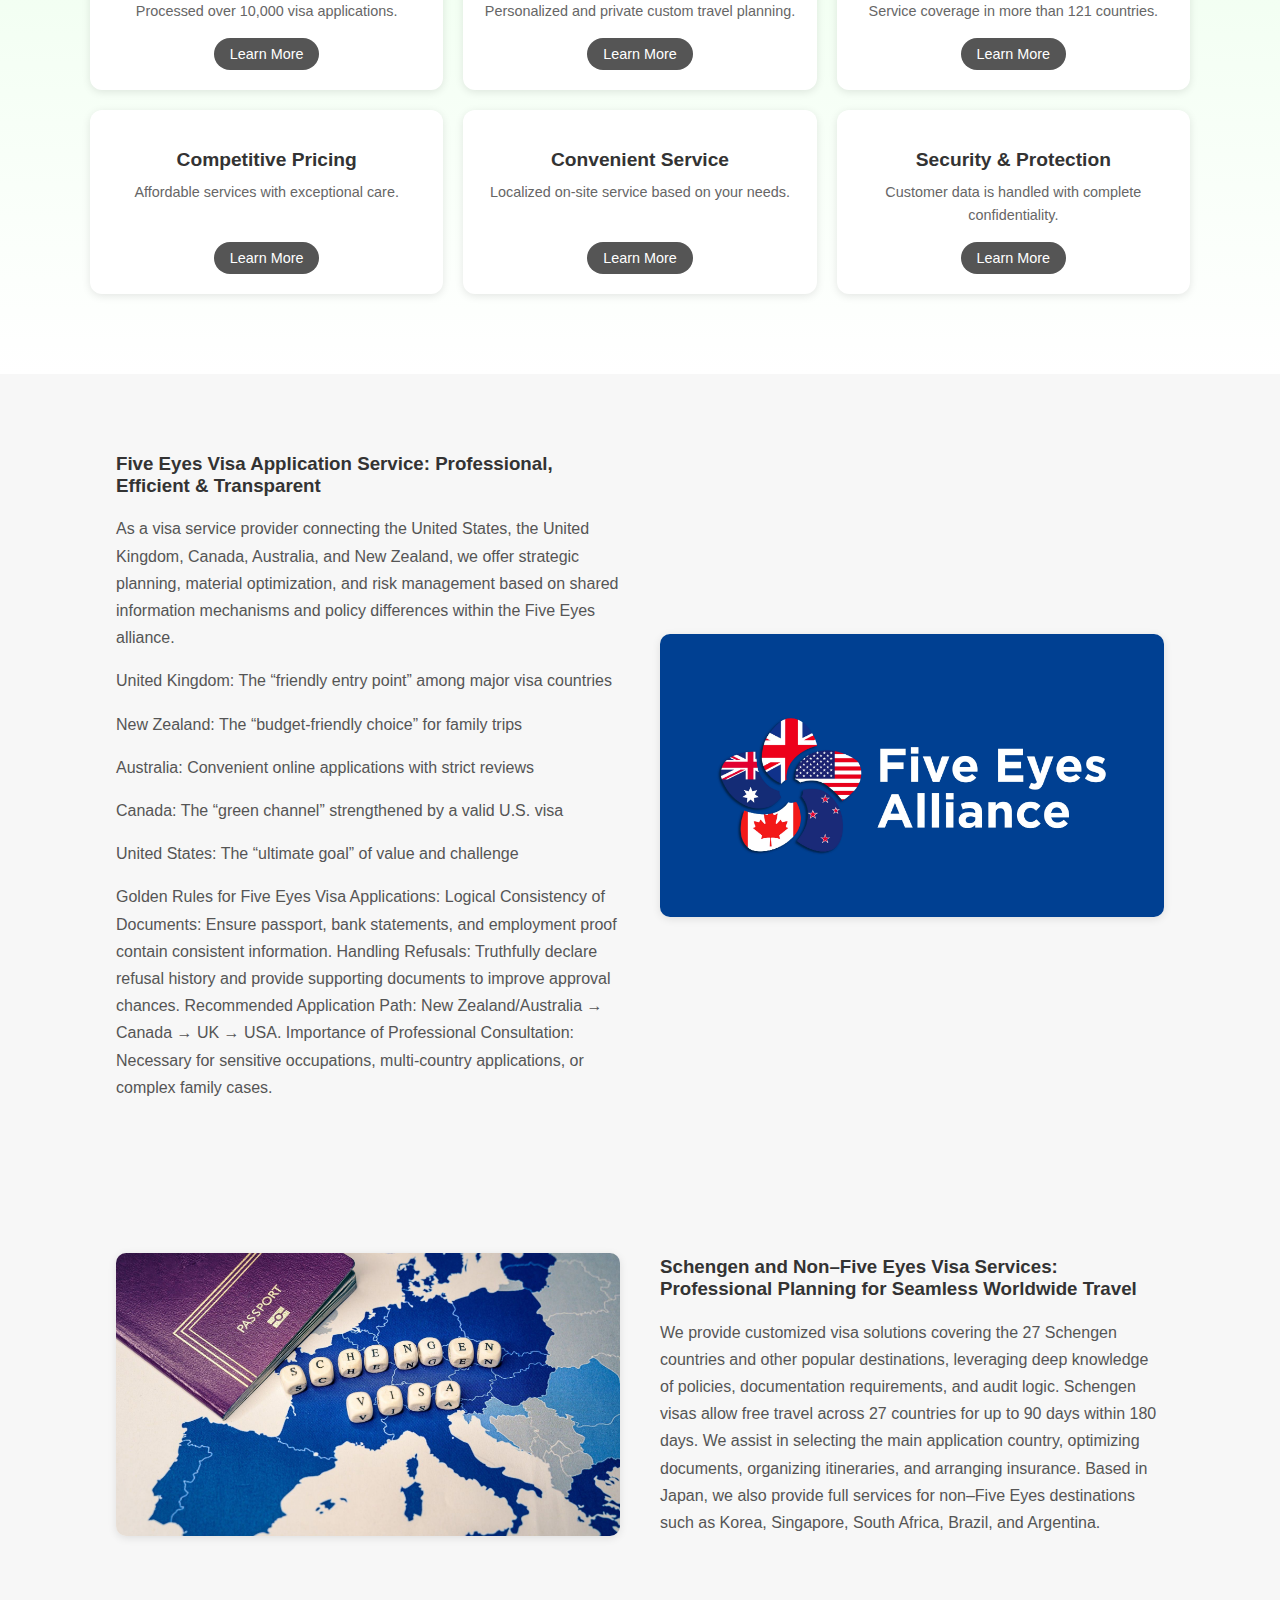
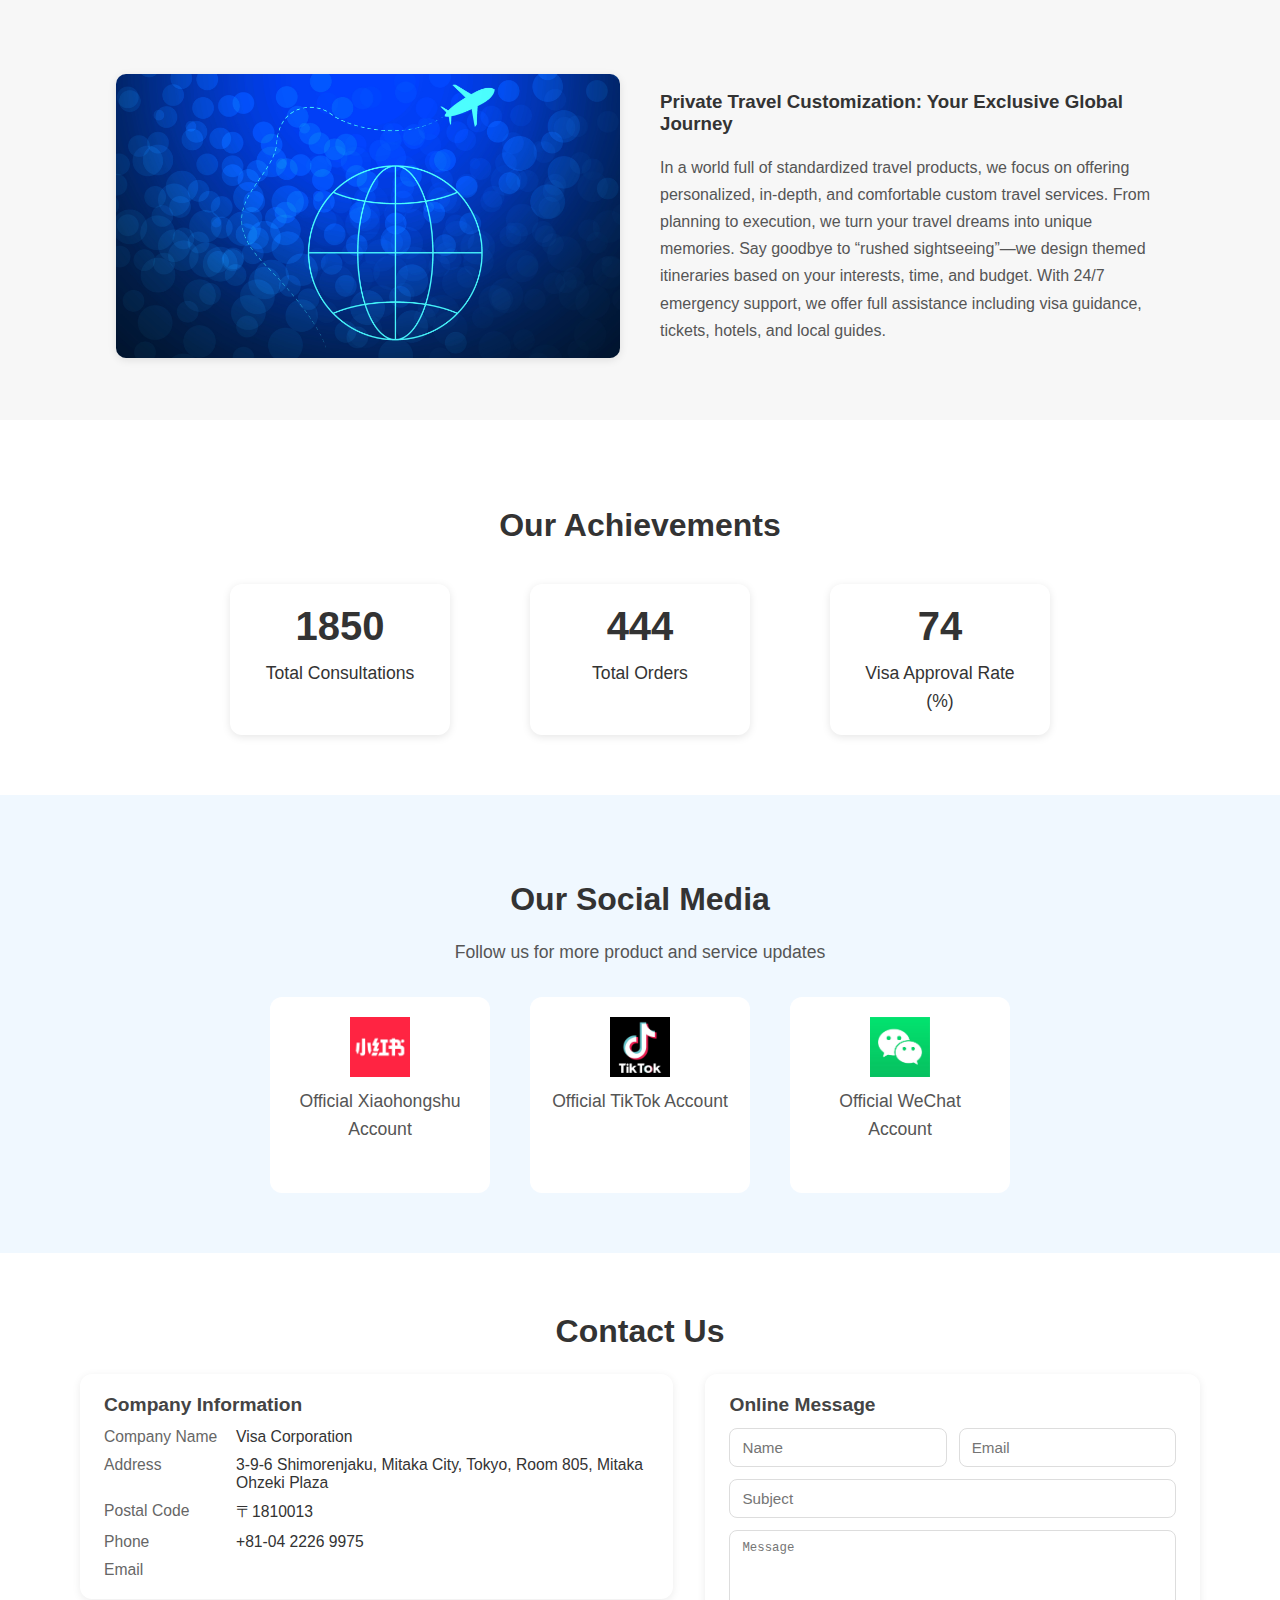
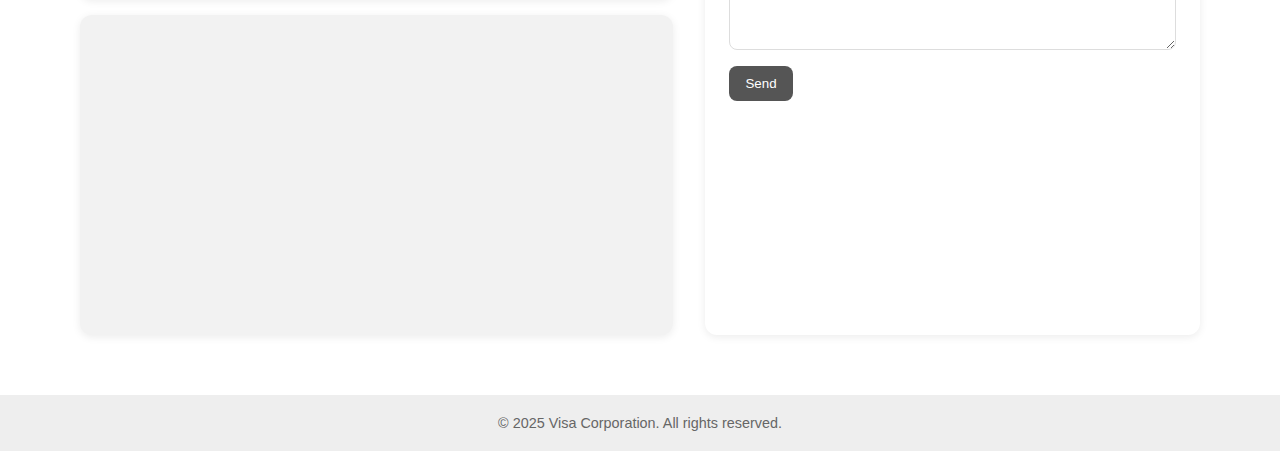
<file: index_en.html>
<!DOCTYPE html>
<html lang="en">
<head>
    <meta charset="UTF-8" />
    <meta name="viewport" content="width=device-width, initial-scale=1.0"/>
    <title>Visa Corporation</title>

    <!-- Banner style from banner.css） -->
    <link rel="stylesheet" href="csses/all.css"/>

</head>

<body>
<header>
    <div class="logo">Visa Corporation</div>
    <div class="lang-switch">
        <a href="index_en.html">EN</a>
        <a href="index_jp.html">JP</a>
        <a href="index_cn.html">CN</a>
    </div>
</header>

<!-- Banner -->
<div class="banner">
    <div class="slides" id="slides">
        <div class="slide"><img src="imgs/tokyo_1.jpg" alt="Banner 1"></div>
        <div class="slide"><img src="imgs/tokyo_2.jpg" alt="Banner 2"></div>
        <div class="slide"><img src="imgs/tokyo_3.jpg" alt="Banner 3"></div>
        <div class="slide"><img src="imgs/tokyo_4.jpg" alt="Banner 4"></div>
        <div class="slide"><img src="imgs/tokyo_5.jpg" alt="Banner 5"></div>
    </div>
</div>


<!-- Company Introduction -->
<section>
  <h1>Sunrise International Travel - Welcome!</h1>
  <p>
    We are your global dream departure point! With professionalism as our sail and passion as our rudder, we guide you across mountains and seas, touch cultures, and savor life.
    Whether it's the sunrise on a romantic island or the morning light of an ancient city, every journey is a heartfelt embrace with the world.
  </p>
</section>

<!-- Features Section 1 -->
<div class="feature">
  <img src="imgs/about_us.jpg" alt="Technology">
  <div class="feature-text">
    <h3>About Us</h3>
    <p>
      Sunrise International Travel is a dynamic and innovative visa and travel service agency headquartered in the heart of Japan—Tokyo. This vibrant city that blends politics, culture, and global exchange provides us with unique strategic advantages and a broad international perspective.
    </p>
    <p>
      Guided by the philosophy “Explore the world, starting from the sunrise,” we are committed to creating professional, efficient, and heartfelt journeys for every traveler. From the precision of business trips to the warmth of family vacations, from deep cultural immersion to thrilling adventures, we craft each journey with meticulous service and limitless creativity, ensuring that every departure becomes a memorable chapter of your life.
    </p>
  </div>
</div>

<section class="advantages">
  <h2>Our 6 Major Advantages</h2>
  <div class="advantage-container">
    <div class="advantage-card">
      <h3>Professional Team</h3>
      <p>Processed over 10,000 visa applications.</p>
      <a href="#" class="more-btn">Learn More</a>
    </div>

    <div class="advantage-card">
      <h3>Tailored Services</h3>
      <p>Personalized and private custom travel planning.</p>
      <a href="#" class="more-btn">Learn More</a>
    </div>

    <div class="advantage-card">
      <h3>Global Network</h3>
      <p>Service coverage in more than 121 countries.</p>
      <a href="#" class="more-btn">Learn More</a>
    </div>

    <div class="advantage-card">
      <h3>Competitive Pricing</h3>
      <p>Affordable services with exceptional care.</p>
      <a href="#" class="more-btn">Learn More</a>
    </div>

    <div class="advantage-card">
      <h3>Convenient Service</h3>
      <p>Localized on-site service based on your needs.</p>
      <a href="#" class="more-btn">Learn More</a>
    </div>

    <div class="advantage-card">
      <h3>Security & Protection</h3>
      <p>Customer data is handled with complete confidentiality.</p>
      <a href="#" class="more-btn">Learn More</a>
    </div>
  </div>
</section>

<!-- Features Section 2 -->
<div class="feature">
  <div class="feature-text">
    <h3>Five Eyes Visa Application Service: Professional, Efficient & Transparent</h3>
    <p>
      As a visa service provider connecting the United States, the United Kingdom, Canada, Australia, and New Zealand, we offer strategic planning, material optimization, and risk management based on shared information mechanisms and policy differences within the Five Eyes alliance.
    </p>
    <p>United Kingdom: The “friendly entry point” among major visa countries</p>
    <p>New Zealand: The “budget-friendly choice” for family trips</p>
    <p>Australia: Convenient online applications with strict reviews</p>
    <p>Canada: The “green channel” strengthened by a valid U.S. visa</p>
    <p>United States: The “ultimate goal” of value and challenge</p>

    <p>
      Golden Rules for Five Eyes Visa Applications:
      Logical Consistency of Documents: Ensure passport, bank statements, and employment proof contain consistent information.
      Handling Refusals: Truthfully declare refusal history and provide supporting documents to improve approval chances.
      Recommended Application Path: New Zealand/Australia → Canada → UK → USA.
      Importance of Professional Consultation: Necessary for sensitive occupations, multi-country applications, or complex family cases.
    </p>
  </div>
  <img src="imgs/five_eyes.jpg" alt="Manufacturing">
</div>

<!-- Features Section 3 -->
<div class="feature">
  <img src="imgs/schengen.jpg" alt="R&D">
  <div class="feature-text">
    <h3>Schengen and Non–Five Eyes Visa Services: Professional Planning for Seamless Worldwide Travel</h3>
    <p>
      We provide customized visa solutions covering the 27 Schengen countries and other popular destinations, leveraging deep knowledge of policies, documentation requirements, and audit logic. Schengen visas allow free travel across 27 countries for up to 90 days within 180 days. We assist in selecting the main application country, optimizing documents, organizing itineraries, and arranging insurance.
      Based in Japan, we also provide full services for non–Five Eyes destinations such as Korea, Singapore, South Africa, Brazil, and Argentina.
    </p>
  </div>
</div>

<!-- Features Section 4 -->
<div class="feature">
  <img src="imgs/personalized.jpg" alt="R&D">
  <div class="feature-text">
    <h3>Private Travel Customization: Your Exclusive Global Journey</h3>
    <p>
      In a world full of standardized travel products, we focus on offering personalized, in-depth, and comfortable custom travel services. From planning to execution, we turn your travel dreams into unique memories. Say goodbye to “rushed sightseeing”—we design themed itineraries based on your interests, time, and budget.
      With 24/7 emergency support, we offer full assistance including visa guidance, tickets, hotels, and local guides.
    </p>
  </div>
</div>

<section class="statistics">
  <h2>Our Achievements</h2>
  <div class="stats-container">
    <div class="stat">
      <span class="number" data-target="5000">0</span>
      <p>Total Consultations</p>
    </div>
    <div class="stat">
      <span class="number" data-target="1200">0</span>
      <p>Total Orders</p>
    </div>
    <div class="stat">
      <span class="number" data-target="85">0</span>
      <p>Visa Approval Rate (%)</p>
    </div>
  </div>
</section>

<section class="social-media">
  <h2>Our Social Media</h2>
  <p>Follow us for more product and service updates</p>
  <div class="social-icons">
    <div class="social-card">
      <img src="imgs/red_note.jpg" alt="Xiaohongshu">
      <p>Official Xiaohongshu Account</p>
    </div>
    <div class="social-card">
      <img src="imgs/tiktok.jpg" alt="TikTok">
      <p>Official TikTok Account</p>
    </div>
    <div class="social-card">
      <img src="imgs/wechat.jpg" alt="WeChat">
      <p>Official WeChat Account</p>
    </div>
  </div>
</section>

<!-- Contact Us -->
<section id="contact" class="contact">
  <h2>Contact Us</h2>

  <div class="contact-grid">

    <!-- Left: Address & Map -->
    <div>
      <div class="contact-card">
        <h3>Company Information</h3>
        <div class="contact-list">
          <div class="label">Company Name</div>
          <div class="value">Visa Corporation</div>

          <div class="label">Address</div>
          <div class="value">3-9-6 Shimorenjaku, Mitaka City, Tokyo, Room 805, Mitaka Ohzeki Plaza</div>

          <div class="label">Postal Code</div>
          <div class="value">〒1810013</div>

          <div class="label">Phone</div>
          <div class="value"><a href="tel:+81-0422269975">+81-04 2226 9975</a></div>

          <div class="label">Email</div>
        </div>
      </div>

      <div class="map-wrap">
        <iframe
          loading="lazy"
          allowfullscreen
          referrerpolicy="no-referrer-when-downgrade"
          src="https://www.google.com/maps?q=Tokyo%20Station&output=embed">
        </iframe>
      </div>
    </div>

    <!-- Right: Message Form -->
    <form class="contact-form">
      <h3>Online Message</h3>
      <div class="row">
        <input type="text" name="name" placeholder="Name" required>
        <input type="email" name="email" placeholder="Email" required>
      </div>
      <input type="text" name="subject" placeholder="Subject" style="margin-bottom:12px;">
      <textarea name="message" placeholder="Message" required></textarea>
      <div style="margin-top:12px;">
        <button type="submit">Send</button>
      </div>
    </form>

  </div>
</section>

<!-- 数字自增 -->
<script>
    const counters = document.querySelectorAll('.number');
    counters.forEach(counter => {
        const updateCount = () => {
            const target = +counter.getAttribute('data-target');
            const count = +counter.innerText;
            const speed = 200; // 调整速度
            const increment = target / speed;
            if (count < target) {
                counter.innerText = Math.ceil(count + increment);
                setTimeout(updateCount, 10);
            } else {
                counter.innerText = target;
            }
        };
        updateCount();
    });
</script>

<!-- Banner 自动轮播：控制每张停留时间 -->
<script>
    const stay = 3000; // 每张停留时间（毫秒）
    const slides = document.getElementById('slides');

    // 首尾克隆
    let frames = Array.from(slides.children); // .slide 列表
    const firstClone = frames[0].cloneNode(true);
    const lastClone  = frames[frames.length - 1].cloneNode(true);
    firstClone.dataset.clone = 'first';
    lastClone.dataset.clone  = 'last';
    slides.appendChild(firstClone);
    slides.insertBefore(lastClone, frames[0]);

    // 重新收集并定位到“真实第一张”（索引1）
    frames = Array.from(slides.children);
    let idx = 1;

    function goTo(i, noTransition = false){
        const value = `translate3d(${-i * 100}%, 0, 0)`;
        if (noTransition) {
            const old = slides.style.transition;
            slides.style.transition = 'none';
            slides.style.transform  = value;
            void slides.offsetHeight;           // 强制回流，避免闪动
            slides.style.transition = old || '';
        } else {
            slides.style.transform = value;
        }
    }

    // 初始对齐
    goTo(idx, true);

    // 自动轮播
    let timer = setInterval(() => { idx++; goTo(idx); }, stay);

    // 无缝回跳
    slides.addEventListener('transitionend', () => {
        const cur = frames[idx];
        if (!cur) return;
        if (cur.dataset.clone === 'first') {  // 到首克隆 -> 回真实第1张
            idx = 1;
            goTo(idx, true);
        } else if (cur.dataset.clone === 'last') { // 到尾克隆 -> 回真实最后一张
            idx = frames.length - 2;
            goTo(idx, true);
        }
    });

    // 悬停暂停/移出继续（可选）
    slides.addEventListener('mouseenter', () => clearInterval(timer));
    slides.addEventListener('mouseleave', () => {
        timer = setInterval(() => { idx++; goTo(idx); }, stay);
    });

    // 窗口变化，立即对齐（可选）
    window.addEventListener('resize', () => goTo(idx, true));
</script>


<footer>
    © 2025 Visa Corporation. All rights reserved.
</footer>
</body>
</html>
</file>
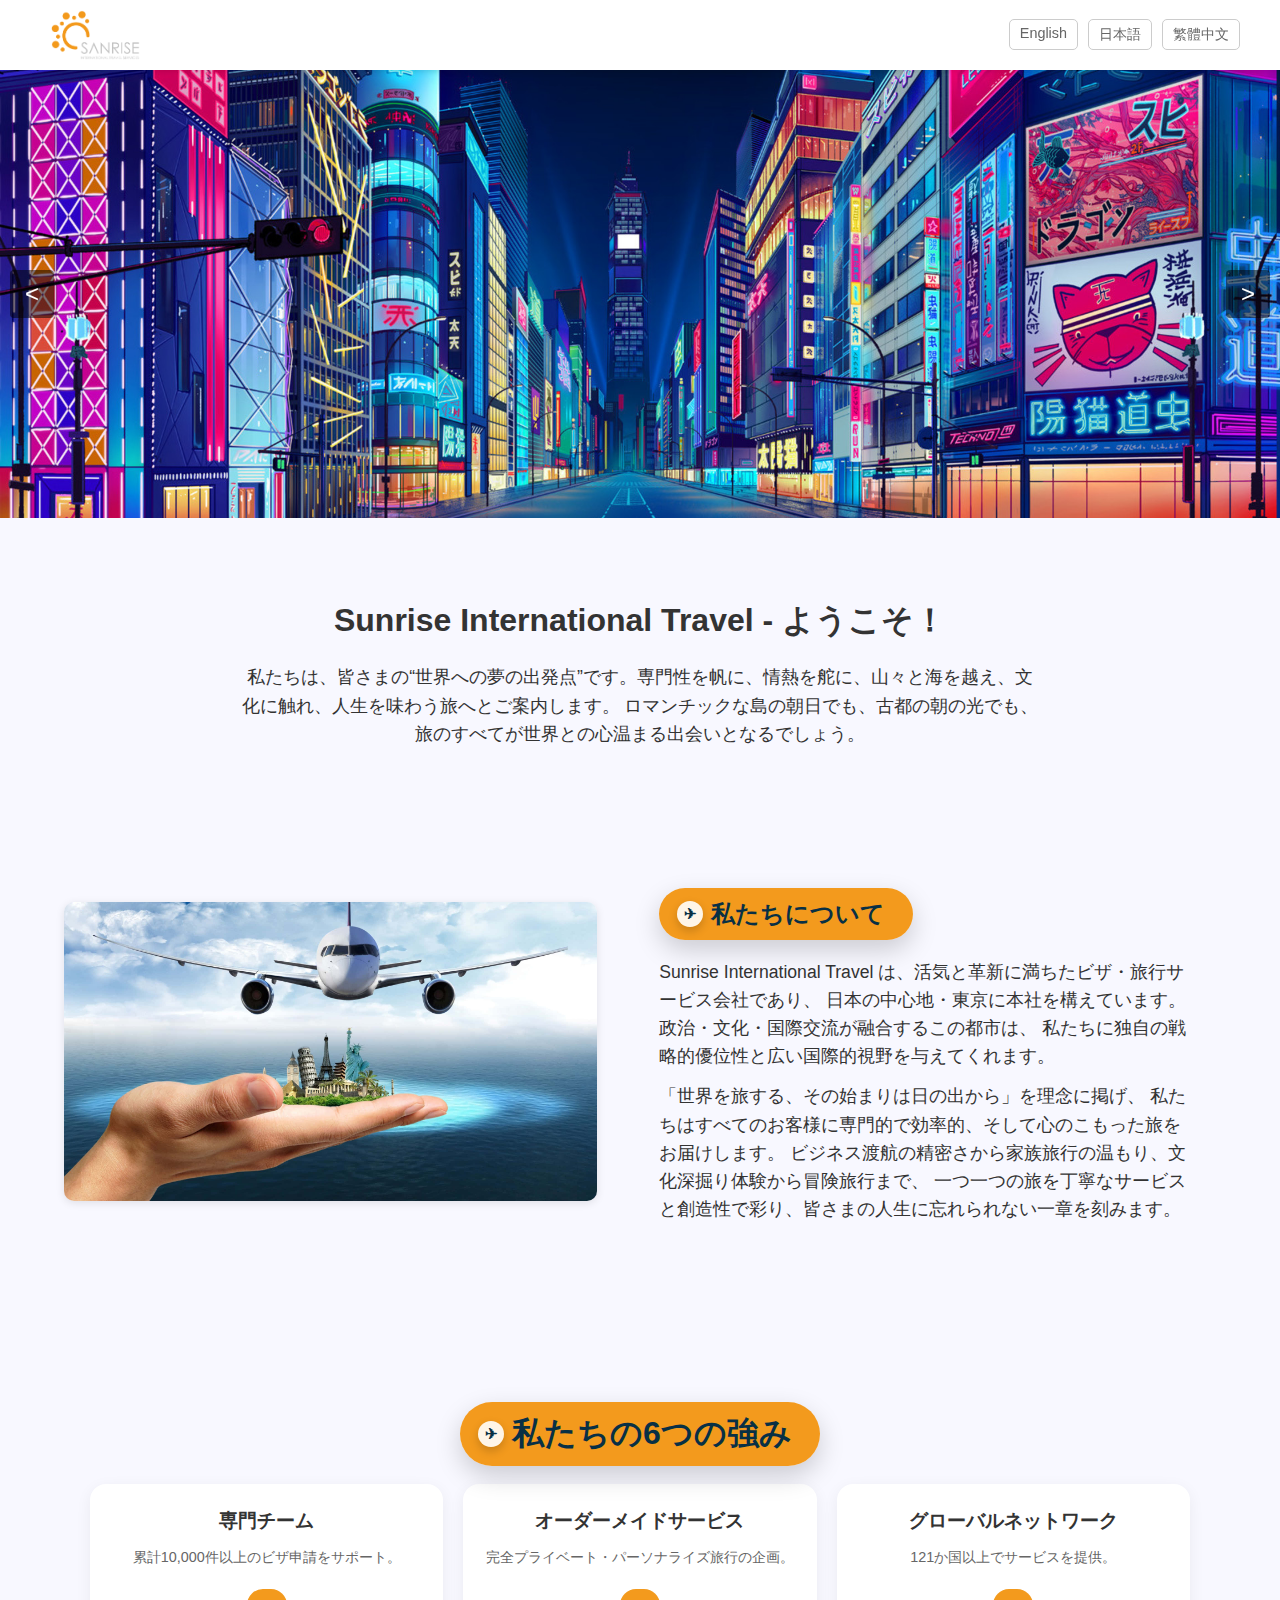
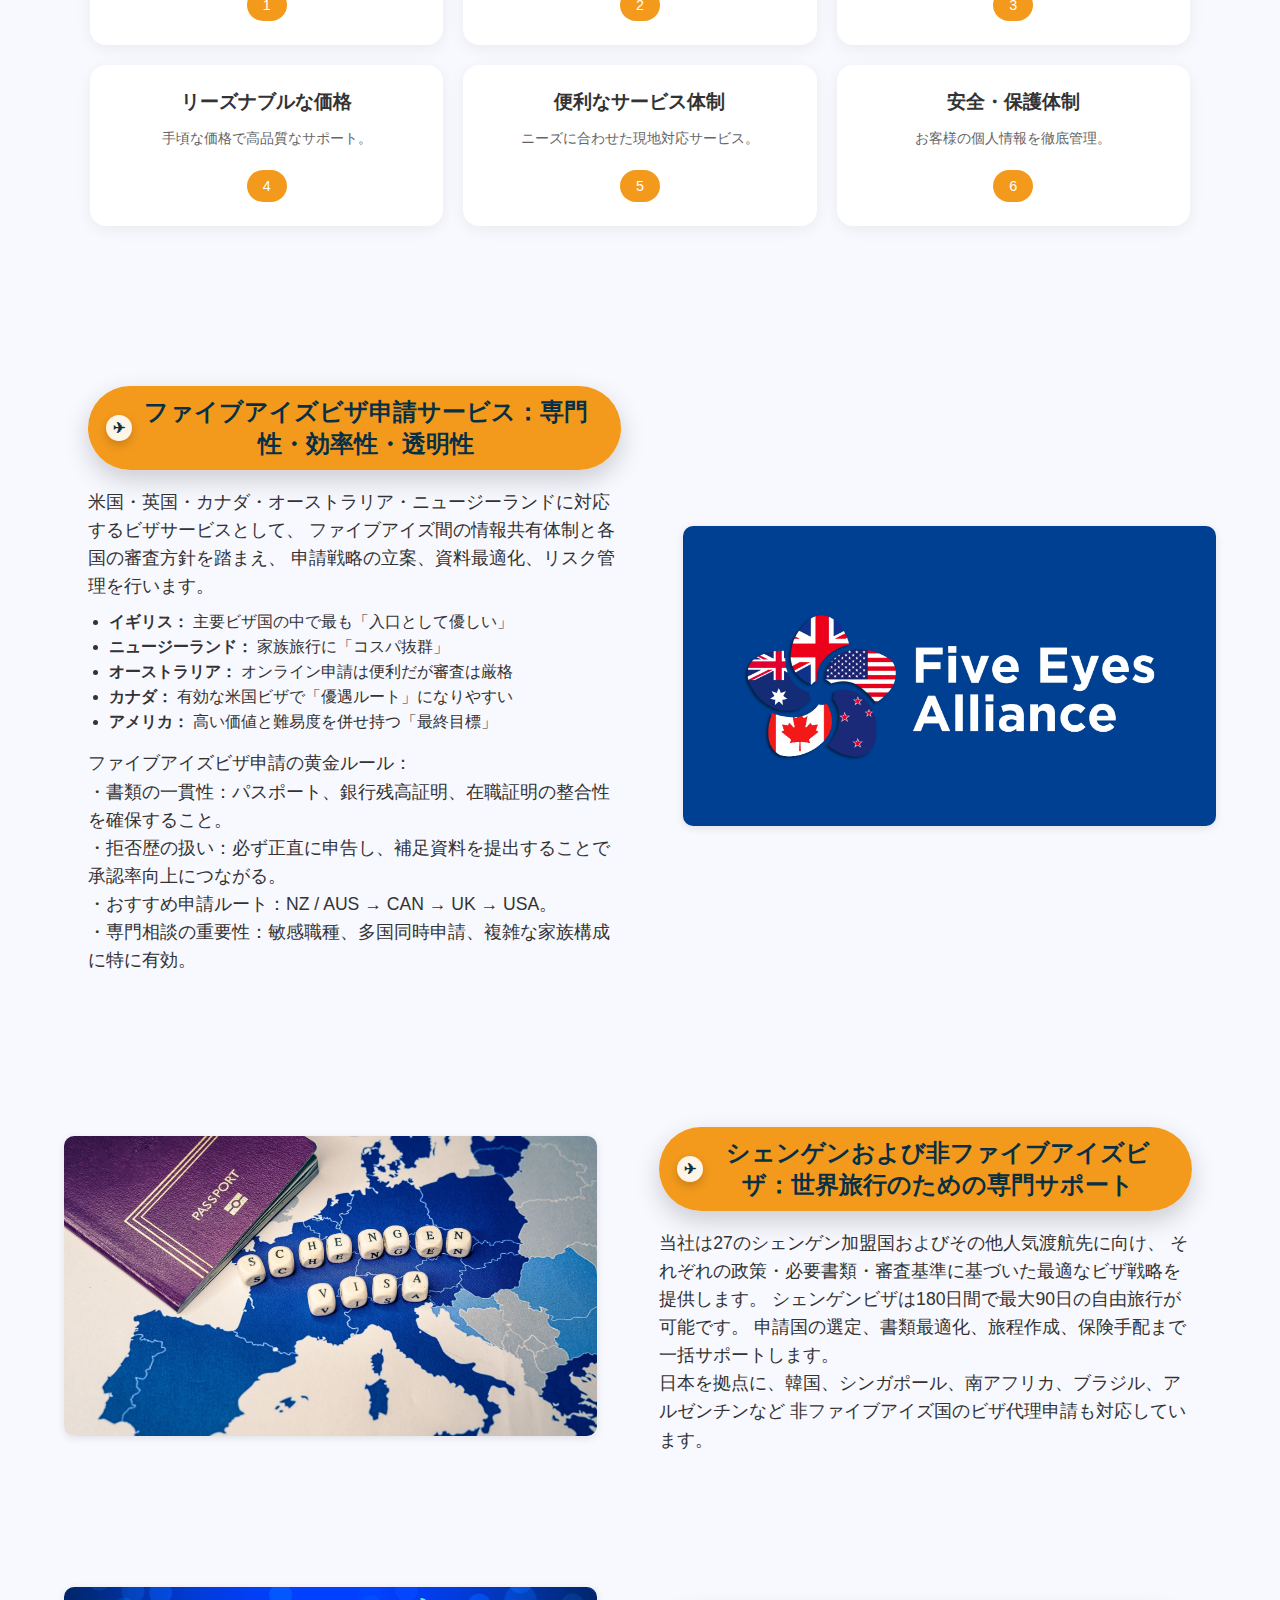
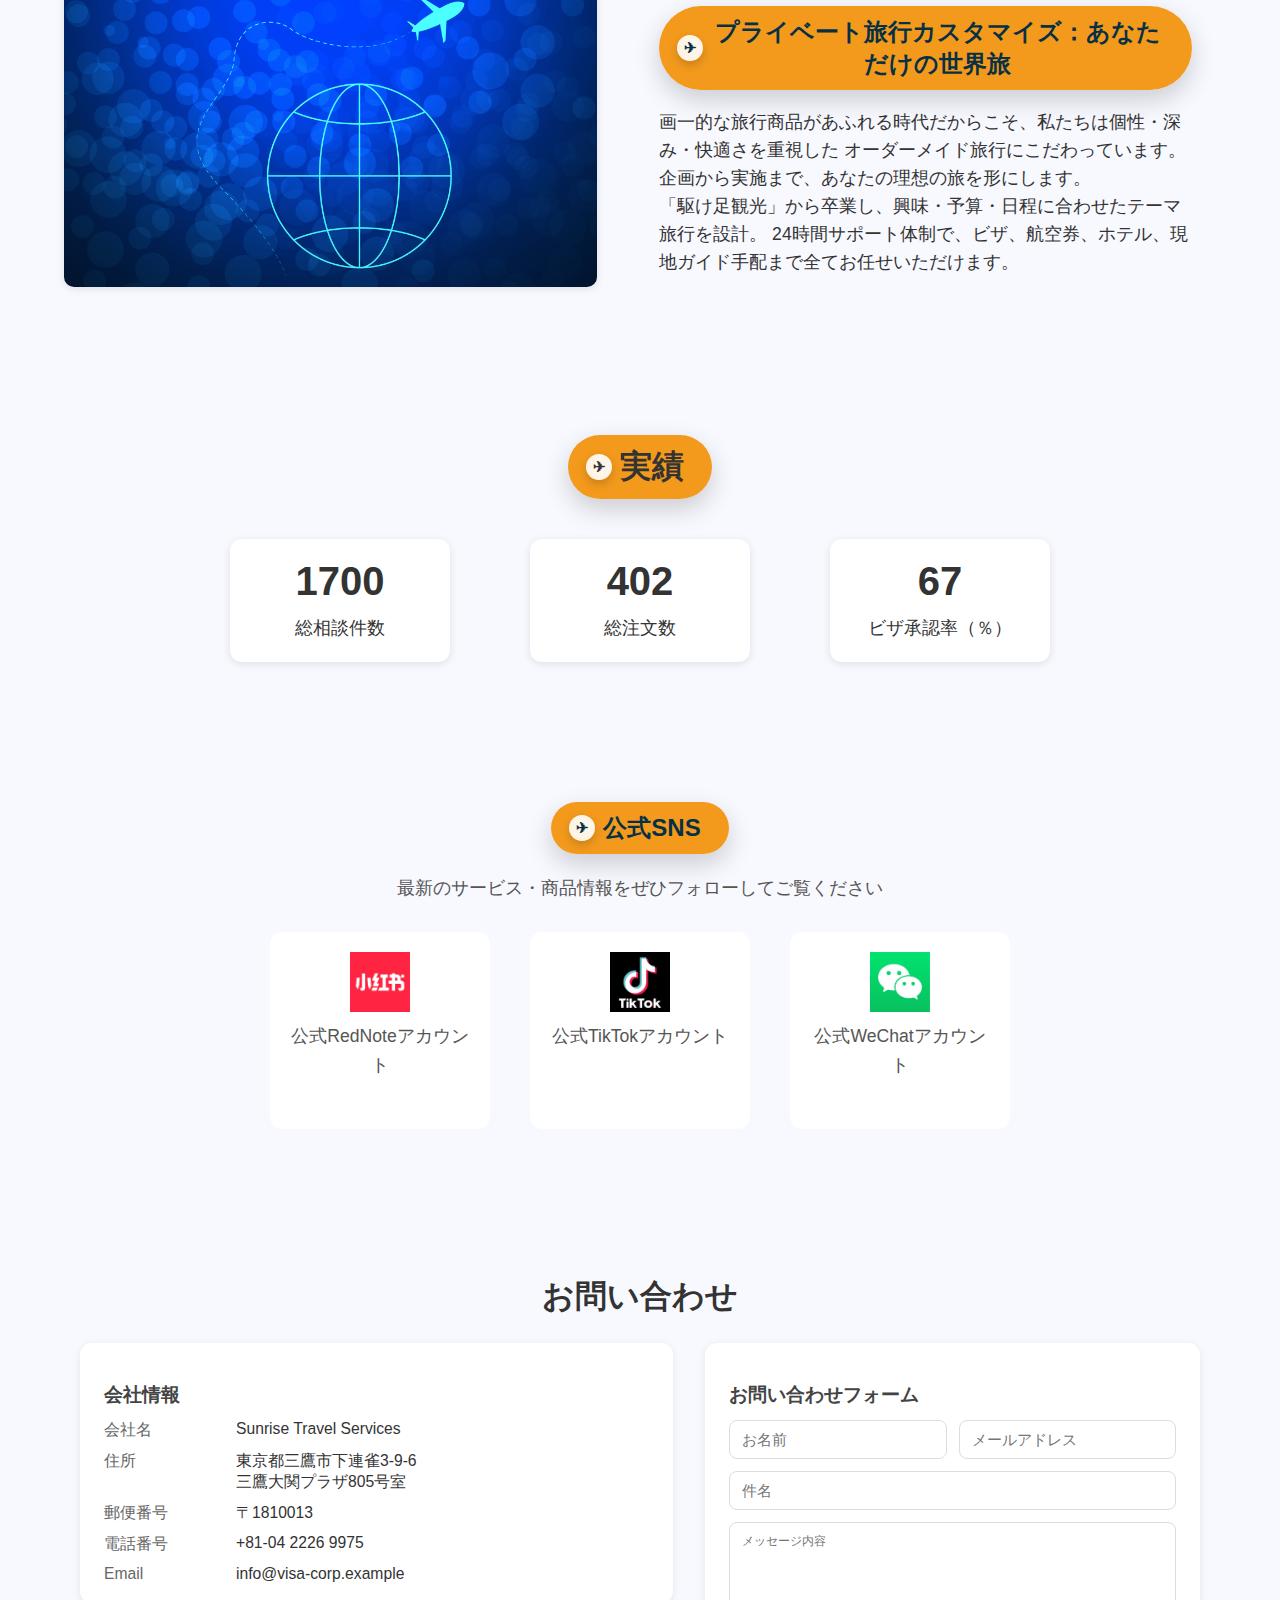
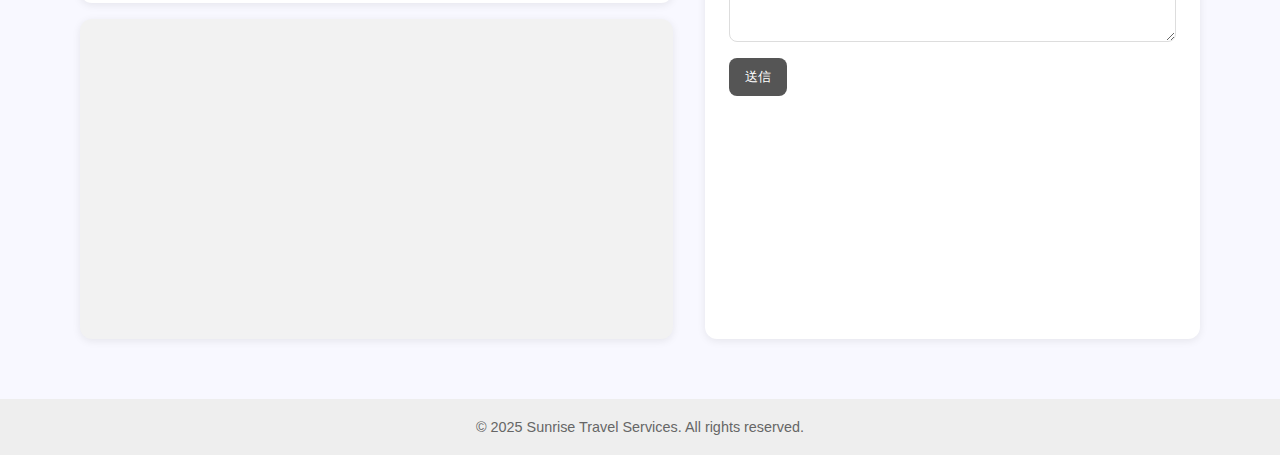
<file: index_jp.html>
<!DOCTYPE html>
<html lang="ja">
<head>
  <meta charset="UTF-8" />
  <meta name="viewport" content="width=device-width, initial-scale=1.0"/>
  <title>Srtravel</title>
  <link rel="stylesheet" href="csses/advantage.css"/>
  <link rel="stylesheet" href="csses/banner.css"/>
  <link rel="stylesheet" href="csses/contact.css"/>
  <link rel="stylesheet" href="csses/footer.css"/>
  <link rel="stylesheet" href="csses/global.css"/>
  <link rel="stylesheet" href="csses/header.css"/>
  <link rel="stylesheet" href="csses/section.css"/>
  <link rel="stylesheet" href="csses/sns.css"/>
  <link rel="stylesheet" href="csses/statistic.css"/>
</head>

<body>
<header>
  <div class="logo">
    <a href="index_jp.html">
      <img src="imgs/logo.png" alt="Visa Corporation Logo">
    </a>
  </div>
  <div class="lang-switch">
    <a href="index.html">English</a>
    <a href="index_jp.html">日本語</a>
    <a href="index_cn.html">繁體中文</a>
  </div>
</header>

<!-- Banner -->
<div class="banner">
  <div class="slides" id="slides">
    <div class="slide"><img src="imgs/tokyo_1.jpg" alt="Banner 1"></div>
    <div class="slide"><img src="imgs/tokyo_2.jpg" alt="Banner 2"></div>
    <div class="slide"><img src="imgs/tokyo_3.jpg" alt="Banner 3"></div>
    <div class="slide"><img src="imgs/tokyo_4.jpg" alt="Banner 4"></div>
    <div class="slide"><img src="imgs/tokyo_5.jpg" alt="Banner 5"></div>
  </div>
  <button class="nav-arrow prev" id="prevBtn" aria-label="Previous slide">&lt;</button>
  <button class="nav-arrow next" id="nextBtn" aria-label="Next slide">&gt;</button>
</div>

<!-- Company Introduction -->
<section class="intro-section">
  <h1>Sunrise International Travel - ようこそ！</h1>
  <p>
    私たちは、皆さまの“世界への夢の出発点”です。専門性を帆に、情熱を舵に、山々と海を越え、文化に触れ、人生を味わう旅へとご案内します。
    ロマンチックな島の朝日でも、古都の朝の光でも、旅のすべてが世界との心温まる出会いとなるでしょう。
  </p>
</section>

<section class="main-sections">

  <!-- Features Section 1 -->
  <div class="feature feature-green">
    <img src="imgs/about_us.jpg" alt="About Us">
    <div class="text-box">
      <h2>私たちについて</h2>
      <p>
        Sunrise International Travel は、活気と革新に満ちたビザ・旅行サービス会社であり、
        日本の中心地・東京に本社を構えています。政治・文化・国際交流が融合するこの都市は、
        私たちに独自の戦略的優位性と広い国際的視野を与えてくれます。
      </p>
      <p>
        「世界を旅する、その始まりは日の出から」を理念に掲げ、
        私たちはすべてのお客様に専門的で効率的、そして心のこもった旅をお届けします。
        ビジネス渡航の精密さから家族旅行の温もり、文化深掘り体験から冒険旅行まで、
        一つ一つの旅を丁寧なサービスと創造性で彩り、皆さまの人生に忘れられない一章を刻みます。
      </p>
    </div>
  </div>

  <!-- Advantages Section -->
  <div class="advantages feature-light" id="advantages">
    <h2>私たちの6つの強み</h2>
    <div class="advantage-container">
      <div class="advantage-card">
        <h3>専門チーム</h3>
        <p>累計10,000件以上のビザ申請をサポート。</p>
        <a  class="more-btn">1</a>
      </div>
      <div class="advantage-card">
        <h3>オーダーメイドサービス</h3>
        <p>完全プライベート・パーソナライズ旅行の企画。</p>
        <a class="more-btn">2</a>
      </div>
      <div class="advantage-card">
        <h3>グローバルネットワーク</h3>
        <p>121か国以上でサービスを提供。</p>
        <a class="more-btn">3</a>
      </div>
      <div class="advantage-card">
        <h3>リーズナブルな価格</h3>
        <p>手頃な価格で高品質なサポート。</p>
        <a class="more-btn">4</a>
      </div>
      <div class="advantage-card">
        <h3>便利なサービス体制</h3>
        <p>ニーズに合わせた現地対応サービス。</p>
        <a class="more-btn">5</a>
      </div>
      <div class="advantage-card">
        <h3>安全・保護体制</h3>
        <p>お客様の個人情報を徹底管理。</p>
        <a class="more-btn">6</a>
      </div>
    </div>
  </div>

  <!-- Features Section 2 -->
  <div class="feature feature-green">
    <div class="text-box">
      <h2>ファイブアイズビザ申請サービス：専門性・効率性・透明性</h2>
      <p>
        米国・英国・カナダ・オーストラリア・ニュージーランドに対応するビザサービスとして、
        ファイブアイズ間の情報共有体制と各国の審査方針を踏まえ、
        申請戦略の立案、資料最適化、リスク管理を行います。
      </p>
      <ul>
        <li><strong>イギリス：</strong> 主要ビザ国の中で最も「入口として優しい」</li>
        <li><strong>ニュージーランド：</strong> 家族旅行に「コスパ抜群」</li>
        <li><strong>オーストラリア：</strong> オンライン申請は便利だが審査は厳格</li>
        <li><strong>カナダ：</strong> 有効な米国ビザで「優遇ルート」になりやすい</li>
        <li><strong>アメリカ：</strong> 高い価値と難易度を併せ持つ「最終目標」</li>
      </ul>
      <p>
        ファイブアイズビザ申請の黄金ルール：<br>
        ・書類の一貫性：パスポート、銀行残高証明、在職証明の整合性を確保すること。<br>
        ・拒否歴の扱い：必ず正直に申告し、補足資料を提出することで承認率向上につながる。<br>
        ・おすすめ申請ルート：NZ / AUS → CAN → UK → USA。<br>
        ・専門相談の重要性：敏感職種、多国同時申請、複雑な家族構成に特に有効。
      </p>
    </div>
    <img src="imgs/five_eyes.jpg" alt="Five Eyes">
  </div>

  <!-- Features Section 3 -->
  <div class="feature feature-light">
    <img src="imgs/schengen.jpg" alt="Schengen">
    <div class="text-box">
      <h2>シェンゲンおよび非ファイブアイズビザ：世界旅行のための専門サポート</h2>
      <p>
        当社は27のシェンゲン加盟国およびその他人気渡航先に向け、
        それぞれの政策・必要書類・審査基準に基づいた最適なビザ戦略を提供します。
        シェンゲンビザは180日間で最大90日の自由旅行が可能です。
        申請国の選定、書類最適化、旅程作成、保険手配まで一括サポートします。<br>
        日本を拠点に、韓国、シンガポール、南アフリカ、ブラジル、アルゼンチンなど
        非ファイブアイズ国のビザ代理申請も対応しています。
      </p>
    </div>
  </div>

  <!-- Features Section 4 -->
  <div class="feature feature-green">
    <img src="imgs/personalized.jpg" alt="Personalized Travel">
    <div class="text-box">
      <h2>プライベート旅行カスタマイズ：あなただけの世界旅</h2>
      <p>
        画一的な旅行商品があふれる時代だからこそ、私たちは個性・深み・快適さを重視した
        オーダーメイド旅行にこだわっています。企画から実施まで、あなたの理想の旅を形にします。<br>
        「駆け足観光」から卒業し、興味・予算・日程に合わせたテーマ旅行を設計。
        24時間サポート体制で、ビザ、航空券、ホテル、現地ガイド手配まで全てお任せいただけます。
      </p>
    </div>
  </div>

  <!-- Statistics Section -->
  <div class="statistics feature-light">
    <h2>実績</h2>
    <div class="stats-container">
      <div class="stat">
        <span class="number" data-target="5000">0</span>
        <p>総相談件数</p>
      </div>
      <div class="stat">
        <span class="number" data-target="1200">0</span>
        <p>総注文数</p>
      </div>
      <div class="stat">
        <span class="number" data-target="85">0</span>
        <p>ビザ承認率（％）</p>
      </div>
    </div>
  </div>

  <!-- Social Media Section -->
  <div class="social-media">
    <h2>公式SNS</h2>
    <p>最新のサービス・商品情報をぜひフォローしてご覧ください</p>
    <div class="social-icons">
      <div class="social-card">
        <img src="imgs/red_note.jpg" alt="Xiaohongshu">
        <p>公式RedNoteアカウント</p>
        <div class="tooltip">
          <strong>RedNote（小紅書）</strong><br>
          ユーザー名：日出Sunrise国際旅行<br>
          ID：Travelers_Visa
        </div>
      </div>
      <div class="social-card">
        <img src="imgs/tiktok.jpg" alt="TikTok">
        <p>公式TikTokアカウント</p>
        <div class="tooltip">
          <strong>TikTok</strong><br>
          （近日公開）
        </div>
      </div>
      <div class="social-card">
        <img src="imgs/wechat.jpg" alt="WeChat">
        <p>公式WeChatアカウント</p>
        <div class="tooltip">
          <strong>WeChat</strong><br>
          ID：srvisa
        </div>
      </div>
    </div>
  </div>

</section>

<!-- Contact Us -->
<section class="contact">
  <h2>お問い合わせ</h2>
  <div class="contact-grid">
    <!-- Left: Address & Map -->
    <div>
      <div class="contact-card">
        <h3>会社情報</h3>
        <div class="contact-list">
          <div class="label">会社名</div>
          <div class="value">Sunrise Travel Services</div>

          <div class="label">住所</div>
          <div class="value">
            東京都三鷹市下連雀3-9-6<br>
            三鷹大関プラザ805号室
          </div>

          <div class="label">郵便番号</div>
          <div class="value">〒1810013</div>

          <div class="label">電話番号</div>
          <div class="value">
            <a href="tel:+81-0422269975">+81-04 2226 9975</a>
          </div>

          <div class="label">Email</div>
          <div class="value">info@visa-corp.example</div>
        </div>
      </div>

      <div class="map-wrap">
        <iframe
          loading="lazy"
          allowfullscreen
          referrerpolicy="no-referrer-when-downgrade"
          src="https://www.google.com/maps?q=Tokyo%20Station&output=embed">
        </iframe>
      </div>
    </div>

    <!-- Right: Message Form -->
    <form class="contact-form">
      <h3>お問い合わせフォーム</h3>
      <div class="row">
        <input type="text" name="name" placeholder="お名前" required>
        <input type="email" name="email" placeholder="メールアドレス" required>
      </div>
      <input type="text" name="subject" placeholder="件名" style="margin-bottom:12px;">
      <textarea name="message" placeholder="メッセージ内容" required></textarea>
      <div style="margin-top:12px;">
        <button type="submit">送信</button>
      </div>
    </form>
  </div>
</section>

<!-- 数字アニメーション -->
<script>
  const counters = document.querySelectorAll('.number');
  counters.forEach(counter => {
    const updateCount = () => {
      const target = +counter.getAttribute('data-target');
      const count = +counter.innerText;
      const speed = 200;
      const increment = target / speed;
      if (count < target) {
        counter.innerText = Math.ceil(count + increment);
        setTimeout(updateCount, 10);
      } else {
        counter.innerText = target;
      }
    };
    updateCount();
  });
</script>

<!-- Banner Slider -->
<script>
  const stay = 3000; // ms
  const slidesContainer = document.getElementById('slides');
  const prevButton = document.getElementById('prevBtn');
  const nextButton = document.getElementById('nextBtn');
  const slides = Array.from(slidesContainer.children);
  const totalSlides = slides.length;
  let currentSlideIndex = 0;

  function goTo(newIndex) {
    slides.forEach(slide => slide.classList.remove('active'));
    if (newIndex >= totalSlides) {
      currentSlideIndex = 0;
    } else if (newIndex < 0) {
      currentSlideIndex = totalSlides - 1;
    } else {
      currentSlideIndex = newIndex;
    }
    slides[currentSlideIndex].classList.add('active');
  }

  function autoPlay() {
    goTo(currentSlideIndex + 1);
  }

  goTo(0); // 初期表示
  let timer = setInterval(autoPlay, stay);

  slidesContainer.addEventListener('mouseenter', () => clearInterval(timer));
  slidesContainer.addEventListener('mouseleave', () => {
    timer = setInterval(autoPlay, stay);
  });

  function slideManually(direction) {
    clearInterval(timer);
    const newIndex = direction === 'next'
      ? currentSlideIndex + 1
      : currentSlideIndex - 1;
    goTo(newIndex);
    timer = setInterval(autoPlay, stay);
  }

  prevButton.addEventListener('click', () => slideManually('prev'));
  nextButton.addEventListener('click', () => slideManually('next'));
</script>

<footer>
  © 2025 Sunrise Travel Services. All rights reserved.
</footer>
</body>
</html>
</file>
<file: csses/advantage.css>
/* 外层 */
.advantages {
    text-align: center;
    padding: 80px 0;
}

.advantages h2 {
    font-size: 2em;
    color: #333;
    margin-bottom: 40px;
}

/* 卡片网格 */
.advantage-container {
    max-width: 1100px;
    margin: 0 auto;
    display: grid;
    gap: 20px;
    grid-template-columns: repeat(3, 1fr);
}

/* 卡片 */
.advantage-card {
    background: #fff;
    border-radius: 12px;
    box-shadow: 0 2px 8px rgba(0,0,0,0.1);
    padding: 20px;
    text-align: center;
    transition: .3s;
    display: flex;
    flex-direction: column;
}

.advantage-card h3 {
    font-size: 1.2em;
    margin-bottom: 10px;
}

.advantage-card p {
    color: #666;
    font-size: .9em;
    margin-bottom: 15px;
}

/* 按钮固定到底部 */
.advantage-card .more-btn {
    margin-top: auto;
    background: #f39a1d;
}

/* 响应式 */
@media (max-width: 900px) {
    .advantage-container { grid-template-columns: repeat(2, 1fr); }
}

@media (max-width: 600px) {
    .advantage-container { grid-template-columns: 1fr; }
}
</file>
<file: csses/banner.css>
:root {
    --slide-transition: 1.5s ease-in-out;
    --banner-h: clamp(320px, 35vw, 560px);
}

/* Banner wrapper */
.banner {
    width: 100%;
    height: var(--banner-h);
    position: relative;
    overflow: hidden;
}

.slides,
.slide {
    position: absolute;
    inset: 0;
    width: 100%;
    height: 100%;
}

.slide {
    opacity: 0;
    transition: opacity var(--slide-transition);
}

.slide.active {
    opacity: 1;
}

.slide img {
    width: 100%;
    height: 100%;
    object-fit: cover;
}

/* Arrow buttons */
.nav-arrow {
    position: absolute;
    top: 50%;
    transform: translateY(-50%);
    background: rgba(0, 0, 0, 0.5);
    color: #fff;
    border: none;
    cursor: pointer;
    padding: 10px 15px;
    font-size: 24px;
    border-radius: 4px;
    z-index: 10;
    transition: background .3s;
}

.nav-arrow:hover {
    background: rgba(0, 0, 0, 0.7);
}

.prev {
    left: 10px;
}

.next {
    right: 10px;
}
</file>
<file: csses/contact.css>
:root {
    --banner-h: clamp(320px, 35vw, 560px);
}

/* ========== CONTACT SECTION ========== */

.contact {
    background: ghostwhite;
    padding: 60px 80px;
}

.contact h2 {
    text-align: center;
    margin-bottom: 24px;
    font-size: 2em;
    color: #333;
}

.contact-grid {
    display: grid;
    grid-template-columns: 1.2fr 1fr;
    gap: 32px;
}

/* Cards (左右两块复用样式) */
.contact-card,
.contact-form {
    background: #fff;
    border-radius: 12px;
    box-shadow: 0 2px 8px rgba(0,0,0,0.08);
    padding: 20px 24px;
}

.contact-card h3,
.contact-form h3 {
    margin-bottom: 12px;
    font-size: 1.2em;
    color: #444;
}

/* ===== 左侧信息列表 ===== */
.contact-list {
    display: grid;
    grid-template-columns: 120px 1fr;
    row-gap: 10px;
    column-gap: 12px;
    font-size: 0.98em;
}

.contact-list .label { color: #666; }
.contact-list .value a {
    color: #333;
    text-decoration: none;
}
.contact-list .value a:hover { text-decoration: underline; }

.map-wrap {
    height: 320px;
    border-radius: 12px;
    overflow: hidden;
    box-shadow: 0 2px 8px rgba(0,0,0,0.08);
    background: #f2f2f2;
    margin-top: 16px;
}
.map-wrap iframe {
    width: 100%;
    height: 100%;
    border: 0;
}

.transport {
    margin-top: 16px;
    padding-left: 18px;
    color: #555;
}
.transport li { margin: 6px 0; }

/* ===== 右侧表单 ===== */
.contact-form .row {
    display: grid;
    grid-template-columns: 1fr 1fr;
    gap: 12px;
    margin-bottom: 12px;
}

.contact-form input,
.contact-form textarea {
    width: 100%;
    border: 1px solid #ddd;
    border-radius: 8px;
    padding: 10px 12px;
    font-size: 0.95em;
    outline: none;
    background: #fff;
    box-sizing: border-box;
}

.contact-form textarea {
    min-height: 120px;
    resize: vertical;
}

.contact-form button {
    padding: 10px 16px;
    border-radius: 8px;
    background: #555;
    color: #fff;
    border: none;
    cursor: pointer;
    transition: .2s;
}
.contact-form button:hover {
    transform: translateY(-1px);
    background: #333;
}

/* ========== 响应式 ========== */

@media (max-width: 900px) {
    .contact { padding: 32px 16px; }
    .contact-grid { grid-template-columns: 1fr; gap: 20px; }
    .contact-card, .contact-form { padding: 16px 18px; }
    .map-wrap { height: 260px; }
    .contact-form .row { grid-template-columns: 1fr; }
}

@media (max-width: 600px) {
    .contact-list {
        grid-template-columns: 1fr;
        row-gap: 6px;
    }
    .contact-list .label { font-weight: 600; }
    .transport { padding-left: 16px; font-size: 0.95em; }
}
</file>
<file: csses/footer.css>
footer {
    text-align: center;
    padding: 20px;
    background-color: #eee;
    color: #666;
    font-size: 0.9em;
}

/* 通用按钮 */
.more-btn {
    display: inline-block;
    padding: 8px 16px;
    background-color: #555;
    color: white;
    border-radius: 20px;
    text-decoration: none;
    font-size: 0.9em;
}

.more-btn:hover {
    background-color: #333;
}
</file>
<file: csses/global.css>
body {
    margin: 0;
    font-family: "Segoe UI", Arial, sans-serif;
    background-color: #f7f7f7;
    color: #333;
    scroll-behavior: smooth;
}

img {
    max-width: 100%;
    height: auto;
    display: block;
}
</file>
<file: csses/header.css>
header {
    display: flex;
    justify-content: space-between;
    align-items: center;
    padding: 10px 40px;
    position: sticky;
    top: 0;
    z-index: 10;
    background: white;
    box-shadow: 0 2px 5px rgba(0,0,0,0.1);
}

.logo {
    font-size: 1.4em;
    font-weight: bold;
    color: #444;
    letter-spacing: 1px;
}

.logo img {
    max-height: 50px;
    width: auto;
    object-fit: contain;
}

.lang-switch {
    display: flex;
    gap: 10px;
    flex-wrap: wrap;
}

.lang-switch a {
    text-decoration: none;
    color: #666;
    border: 1px solid #ccc;
    padding: 5px 10px;
    border-radius: 5px;
    font-size: 0.9em;
    transition: background .2s;
}

.lang-switch a:hover {
    background-color: #eee;
}
</file>
<file: csses/section.css>
/* ===============================
   通用 section 样式（自适应 padding）
================================ */
section {
    padding: clamp(32px, 6vw, 60px) clamp(16px, 6vw, 80px);
    background-image: linear-gradient(
            130deg,
            ghostwhite 0%,
            ghostwhite 45%,
            ghostwhite 100%
    );
    box-sizing: border-box;
}

section h1,
section h2 {
    text-align: center;
    margin-bottom: 20px;
}

section p {
    font-size: 1.1em;
    line-height: 1.6em;
    max-width: 800px;
    margin: 0 auto;
}

/* Intro section 让文字稍微窄一点 */
.intro-section p {
    text-align: center;
}

/* main-sections 自己透明背景；h2 居中 */
.main-sections {
    padding: 0;
    background: transparent;
    text-align: center;
}

/* ===============================
   图文 Feature 区块（核心自适应）
================================ */
.feature {
    display: flex;
    flex-wrap: wrap;  /* ⭐ 宽度不够时自动换行 */
    align-items: center;
    justify-content: space-between;
    gap: clamp(24px, 3vw, 40px);
    padding: clamp(32px, 5vw, 60px) clamp(16px, 5vw, 80px);
    box-sizing: border-box;
}

/* 背景统一淡色渐变 */
.feature-light,
.feature-green {
    background-image: linear-gradient(
            130deg,
            ghostwhite 0%,
            ghostwhite 45%,
            ghostwhite 100%
    );
}

/* 左右两块：各占差不多一半，最小宽度 320px */
.feature > img,
.feature > .text-box,
.feature > .feature-text {
    flex: 1 1 0;
    min-width: 320px;      /* 小于这个就会自动换行 */
}

/* 图片样式（PC & 大部分屏宽通用） */
.feature img {
    width: 100%;
    height: auto;
    border-radius: 10px;
    box-shadow: 0 2px 8px rgba(0,0,0,0.1);
    object-fit: cover;
}

/* 旧的 .feature-text 保留兼容性（你现在主要用 .text-box） */
.feature-text {
    text-align: left;
}

/* ===============================
   main-sections 里的 h2：橙色胶囊标题
================================ */
.main-sections h2 {
    position: relative;
    display: inline-flex;
    align-items: center;
    justify-content: center;
    gap: 12px;
    padding: 10px 28px 10px 52px;
    margin-bottom: 18px;
    background-image: linear-gradient(
            130deg,
            #f39a1d 0%,
            #f39a1d 45%,
            #f39a1d 100%
    );
    border-radius: 999px;
    box-shadow: 0 10px 26px rgba(0,0,0,0.18);
    color: #083045;
    font-weight: 700;
}

/* 标题左侧圆形图标 */
.main-sections h2::before {
    content: "✈";
    position: absolute;
    left: 18px;
    top: 50%;
    transform: translateY(-50%);
    width: 26px;
    height: 26px;
    border-radius: 50%;
    background: rgba(255,255,255,0.9);
    display: flex;
    align-items: center;
    justify-content: center;
    font-size: 15px;
    box-shadow: 0 4px 10px rgba(0,0,0,0.18);
}

/* ===============================
   文本盒子：整体左对齐
================================ */
.text-box {
    margin: 0;
    padding: 0 24px;
    text-align: left;
    background-color: inherit;
    box-sizing: border-box;
    max-width: none;  /* ⭐ 不再限制为 900px，跟图片保持同列宽 */
}

/* 覆盖全局 section p 的 max-width/margin，让 feature 内文字跟图片对齐 */
.feature .text-box p,
.feature .feature-text p {
    max-width: none;
    margin: 0 0 12px;
}

/* 列表和 li 间距 */
.text-box ul {
    margin: 12px 0 16px;
    padding-left: 1.3em;
}

.text-box li {
    margin-bottom: 4px;
}

/* ===============================
   优势区块：用 auto-fit 自适应列数
================================ */
.advantage-card {
    padding: 24px 20px;
    border-radius: 16px;
    box-shadow: 0 4px 16px rgba(0,0,0,0.06);
    background-color: #fff;
    box-sizing: border-box;
    display: flex;
    flex-direction: column;
    align-items: center;
    text-align: center;
}

.advantage-card h3 {
    margin-top: 0;
    margin-bottom: 12px;
}

.advantage-card p {
    margin-bottom: 20px;
}

.advantage-card .more-btn {
    margin-top: auto;
}

/* ===============================
   小屏断点（<= 640px）：只做微调
================================ */
@media (max-width: 640px) {

    section {
        padding: 24px 16px;
    }

    section p {
        font-size: 1rem;
    }

    .feature {
        padding: 24px 16px;
        gap: 20px;
        flex-direction: column;      /* ⭐ 图片在上文字在下 */
        align-items: center;
    }

    .feature > img,
    .feature > .text-box,
    .feature > .feature-text {
        min-width: 0;
        width: 100%;
        flex: 0 1 auto;
    }

    .feature img {
        max-width: 480px;
        margin: 0 auto;
    }

    .text-box {
        padding: 0 8px;
        margin-top: 8px;
    }

    /* 标题在小屏略缩小，并允许换行 */
    .main-sections h2 {
        font-size: 1.05rem;
        padding: 8px 16px;
        white-space: normal;
        gap: 8px;              /* 图标和文字之间的间距 */
    }

    /* 小屏下飞机图标改为正常流布局，避免与文字重叠 */
    .main-sections h2::before {
        position: static;      /* 不再 absolute */
        transform: none;
        margin-left: 0;
        width: 22px;
        height: 22px;
        font-size: 13px;
        box-shadow: 0 2px 6px rgba(0,0,0,0.18);
    }
}
</file>
<file: csses/sns.css>
.social-media {
    background: ghostwhite;
    color: #333;
    text-align: center;
    padding: 60px 0;
}

.social-media h2 {
    font-size: 1.5em;
    margin-bottom: 20px;
}

.social-media p {
    margin-bottom: 30px;
    color: #555;
}

.social-icons {
    display: flex;
    justify-content: center;
    gap: 40px;
    flex-wrap: wrap;
}

.social-card {
    background: #fff;
    border-radius: 12px;
    width: 180px;
    padding: 20px;
    display: flex;
    flex-direction: column;
    align-items: center;
    text-align: center;
    position: relative;
    transition: transform .3s;
}

.social-card:hover {
    transform: translateY(-5px);
}

.social-card img {
    width: 60px;
    height: 60px;
    margin-bottom: 10px;
}

.tooltip {
    position: absolute;
    bottom: 110%;
    left: 50%;
    transform: translateX(-50%);
    max-width: 220px;
    padding: 12px 15px;
    background: rgba(0,0,0,.85);
    color: #fff;
    border-radius: 8px;
    font-size: .9em;
    line-height: 1.4;
    opacity: 0;
    pointer-events: none;
    transition: opacity .25s ease, transform .25s ease;
    box-shadow: 0 4px 12px rgba(0,0,0,.25);
}

.tooltip::after {
    content: "";
    position: absolute;
    top: 100%;
    left: 50%;
    transform: translateX(-50%);
    border: 6px solid transparent;
    border-top-color: rgba(0,0,0,.85);
}

.social-card:hover .tooltip {
    opacity: 1;
    transform: translate(-50%, -4px);
}
</file>
<file: csses/statistic.css>
.statistics {
    text-align: center;
    padding: 60px 0;
}

.statistics h2 {
    font-size: 2em;
    color: #333;
    margin-bottom: 40px;
}

.stats-container {
    display: flex;
    justify-content: center;
    gap: 80px;
    flex-wrap: wrap;
}

.stat {
    background-color: white;
    border-radius: 12px;
    box-shadow: 0 2px 8px rgba(0,0,0,0.1);
    width: 180px;
    padding: 20px;
}

.number {
    font-size: 2.5em;
    color: #333;
    font-weight: bold;
    display: block;
    margin-bottom: 10px;
}
</file>
<file: csses/all.css>
/* ===============================
   全局基础
================================ */
body {
    margin: 0;
    font-family: "Segoe UI", Arial, sans-serif;
    background-color: #f7f7f7;
    color: #333;
    scroll-behavior: smooth;
}

img {
    max-width: 100%;
    height: auto;
    display: block;
}

/* ===============================
   Header 顶部导航栏
================================ */
header {
    display: flex;
    justify-content: space-between;
    align-items: center;
    background-color: #ffffff;
    padding: 10px 40px;
    box-shadow: 0 2px 5px rgba(0,0,0,0.1);
    position: sticky;
    top: 0;
    z-index: 10;
}

.logo {
    font-size: 1.4em;
    font-weight: bold;
    color: #444;
    letter-spacing: 1px;
}

.lang-switch {
    display: flex;
    gap: 10px;
    flex-wrap: wrap;
}

.lang-switch a {
    text-decoration: none;
    color: #666;
    border: 1px solid #ccc;
    padding: 5px 10px;
    border-radius: 5px;
    font-size: 0.9em;
}

.lang-switch a:hover {
    background-color: #eee;
}

/* ===============================
   Section 基础结构
================================ */
section {
    padding: 60px 80px;
    background-color: #fff;
}

section h1,
section h2 {
    text-align: center;
    margin-bottom: 20px;
}

section p {
    font-size: 1.1em;
    line-height: 1.6em;
    max-width: 800px;
    margin: 0 auto;
}

/* Intro section 让文字稍微窄一点 */
.intro-section p {
    text-align: center;
}

/* ⭐ 包住多个彩色块的 main-sections 自己不要白色背景和左右 padding */
.main-sections {
    padding: 0;
    background: transparent;
}

/* ===============================
   图文 Feature 区块
================================ */
.feature {
    display: flex;
    align-items: center;
    justify-content: center;
    gap: 40px;
    padding: 60px 80px;
}

.feature-light {
    background-color: aliceblue;
}

.feature-green {
    background-color: honeydew;
}

.feature img {
    width: 45%;
    border-radius: 10px;
    box-shadow: 0 2px 8px rgba(0,0,0,0.1);
}

.feature-text {
    width: 45%;
}

.feature-text p {
    line-height: 1.7em;
    color: #555;
}

/* ===============================
   Footer 底部
================================ */
footer {
    text-align: center;
    padding: 20px;
    background-color: #eee;
    color: #666;
    font-size: 0.9em;
}

/* 通用按钮 */
.more-btn {
    display: inline-block;
    padding: 8px 16px;
    background-color: #555;
    color: white;
    border-radius: 20px;
    text-decoration: none;
    font-size: 0.9em;
}

.more-btn:hover {
    background-color: #333;
}

/* ===============================
   统计数字（业绩区块）
================================ */
.statistics {
    text-align: center;
    padding: 60px 0;
}

.statistics h2 {
    font-size: 2em;
    color: #333;
    margin-bottom: 40px;
}

.stats-container {
    display: flex;
    justify-content: center;
    gap: 80px;
    flex-wrap: wrap;
}

.stat {
    background-color: white;
    border-radius: 12px;
    box-shadow: 0 2px 8px rgba(0,0,0,0.1);
    width: 180px;
    padding: 20px;
}

.number {
    font-size: 2.5em;
    color: #333;
    font-weight: bold;
    display: block;
    margin-bottom: 10px;
}

/* ===============================
   Social Media 社交媒体卡片
================================ */
.social-media {
    background-color: aliceblue;
    color: #333;
    text-align: center;
    padding: 60px 0;
}

.social-media h2 {
    font-size: 2em;
    margin-bottom: 20px;
}

.social-media p {
    margin-bottom: 30px;
    color: #555;
}

.social-icons {
    display: flex;
    justify-content: center;
    gap: 40px;
    flex-wrap: wrap;
}

.social-card {
    background-color: white;
    border-radius: 12px;
    width: 180px;
    padding: 20px;
    transition: transform 0.3s;
    display: flex;
    flex-direction: column;
    align-items: center;
    text-align: center;
}

.social-card:hover {
    transform: translateY(-5px);
}

.social-card img {
    width: 60px;
    height: 60px;
    margin: 0 auto 10px;
}

/* ===============================
   Banner（轮播）
================================ */
:root {
    --slide-transition: 600ms;
    --easing: ease-in-out;
    --banner-h: clamp(320px, 35vw, 560px);
}

.banner {
    width: 100%;
    height: var(--banner-h);
    overflow: hidden;
    position: relative;
}

.banner .slides {
    height: 100%;
    position: relative;
    width: 100%;
}

.banner .slide {
    position: absolute;
    inset: 0;
    min-width: 100%;
    height: 100%;
    opacity: 0;
    transition: opacity 1.5s ease-in-out;
}

.banner .slide.active {
    opacity: 1;
}

.banner .slide img {
    width: 100%;
    height: 100%;
    display: block;
    object-fit: cover;
    object-position: center;
}

/* 箭头 */
.banner .nav-arrow {
    position: absolute;
    top: 50%;
    transform: translateY(-50%);
    background: rgba(0, 0, 0, 0.5);
    color: white;
    border: none;
    cursor: pointer;
    padding: 10px 15px;
    z-index: 10;
    font-size: 24px;
    line-height: 1;
    border-radius: 4px;
    transition: background 0.3s;
}

.banner .nav-arrow:hover {
    background: rgba(0, 0, 0, 0.7);
}

.banner .prev {
    left: 10px;
}

.banner .next {
    right: 10px;
}

/* ===============================
   Advantages（优势区块）
================================ */
.advantages {
    text-align: center;
    padding: 80px 0;
    background: linear-gradient(
            180deg,
            #eaffea 0%,
            #f7fff7 60%,
            #ffffff 100%
    );
}

.advantages h2 {
    font-size: 2em;
    color: #333;
    margin-bottom: 40px;
}

.advantage-container {
    width: 100%;
    max-width: 1100px;
    margin: 0 auto;
    display: grid;
    grid-template-columns: repeat(3, minmax(0, 1fr));
    gap: 20px;
}

/* ⭐ 卡片改成纵向 flex，让按钮顶到底 */
.advantage-card {
    background-color: white;
    border-radius: 12px;
    box-shadow: 0 2px 8px rgba(0,0,0,0.1);
    padding: 20px;
    text-align: center;
    transition: transform 0.3s, box-shadow 0.3s;
    display: flex;
    flex-direction: column;
    align-items: center;
}

.advantage-card:hover {
    transform: translateY(-5px);
    box-shadow: 0 4px 12px rgba(0,0,0,0.15);
}

.advantage-card h3 {
    color: #333;
    font-size: 1.2em;
    margin-bottom: 10px;
}

.advantage-card p {
    color: #666;
    font-size: 0.9em;
    margin-bottom: 15px;
}

/* 只对优势区块里的按钮生效：把按钮推到卡片底部 */
.advantage-card .more-btn {
    margin-top: auto;
}

/* ===============================
   Contact
================================ */
.contact {
    background: #fff;
    padding: 60px 80px;
}

.contact h2 {
    text-align: center;
    margin: 0 0 24px;
    font-size: 2em;
    color: #333;
}

.contact-grid {
    display: grid;
    grid-template-columns: 1.2fr 1fr;
    gap: 32px;
}

.contact-card {
    background: #fff;
    border-radius: 12px;
    box-shadow: 0 2px 8px rgba(0,0,0,0.08);
    padding: 20px 24px;
}

.contact-card h3 {
    margin: 0 0 12px;
    font-size: 1.2em;
    color: #444;
}

.contact-list {
    display: grid;
    grid-template-columns: 120px 1fr;
    row-gap: 10px;
    column-gap: 12px;
    font-size: 0.98em;
}

.contact-list .label {
    color: #666;
}

.contact-list .value a {
    color: #333;
    text-decoration: none;
}

.contact-list .value a:hover {
    text-decoration: underline;
}

.map-wrap {
    height: 320px;
    border-radius: 12px;
    overflow: hidden;
    box-shadow: 0 2px 8px rgba(0,0,0,0.08);
    background: #f2f2f2;
    margin-top: 16px;
}

.map-wrap iframe {
    width: 100%;
    height: 100%;
    border: 0;
}

.transport {
    margin-top: 16px;
    padding-left: 18px;
    color: #555;
}

.transport li {
    margin: 6px 0;
}

.contact-form {
    background: #fff;
    border-radius: 12px;
    box-shadow: 0 2px 8px rgba(0,0,0,0.08);
    padding: 20px 24px;
}

.contact-form h3 {
    margin: 0 0 12px;
    font-size: 1.2em;
    color: #444;
}

.contact-form .row {
    display: grid;
    grid-template-columns: 1fr 1fr;
    gap: 12px;
    margin-bottom: 12px;
}

.contact-form input,
.contact-form textarea {
    width: 100%;
    box-sizing: border-box;
    border: 1px solid #ddd;
    border-radius: 8px;
    padding: 10px 12px;
    font-size: 0.95em;
    outline: none;
    background: #fff;
}

.contact-form textarea {
    min-height: 120px;
    resize: vertical;
}

.contact-form button {
    display: inline-block;
    padding: 10px 16px;
    border-radius: 8px;
    background: #555;
    color: #fff;
    border: none;
    cursor: pointer;
    transition: transform .2s, background .2s;
}

.contact-form button:hover {
    transform: translateY(-1px);
    background: #333;
}

/* ===============================
   main-sections 内所有 h2：旅行风格标题
================================ */
.main-sections h2 {
    text-align: left;
    margin-left: 0;
    justify-content: flex-start;
    position: relative;
    display: inline-flex;
    align-items: center;
    gap: 12px;
    padding: 10px 28px 10px 52px;
    margin-bottom: 18px;
    background-image: linear-gradient(
            130deg,
            #4facfe 0%,
            #00f2fe 45%,
            #ffe29f 100%
    );
    border-radius: 999px;
    box-shadow: 0 10px 26px rgba(0,0,0,0.18);
    color: #083045;
    font-weight: 700;
}

.main-sections h2::before {
    content: "✈";
    position: absolute;
    left: 18px;
    top: 50%;
    transform: translateY(-50%);
    width: 26px;
    height: 26px;
    border-radius: 50%;
    background: rgba(255,255,255,0.9);
    display: flex;
    align-items: center;
    justify-content: center;
    font-size: 15px;
    box-shadow: 0 4px 10px rgba(0,0,0,0.18);
}

/* ===============================
   响应式
================================ */

/* 平板及以下（<= 920px） */
@media (max-width: 920px) {

    header {
        padding: 10px 20px;
        flex-wrap: wrap;
        row-gap: 8px;
    }

    section {
        padding: 40px 20px;
    }

    /* main-sections 仍然保持无 padding，避免彩色块两侧再出现白边 */
    .main-sections {
        padding: 0;
    }

    .feature {
        padding: 40px 20px;
        gap: 24px;
    }

    .statistics {
        padding: 40px 0;
    }

    .social-media {
        padding: 40px 16px;
    }

    .contact {
        padding: 48px 20px;
    }

    .contact-grid {
        grid-template-columns: 1fr;
    }

    .contact-form .row {
        grid-template-columns: 1fr;
    }

    /* 平板：优势区块改成 2 列 */
    .advantage-container {
        grid-template-columns: repeat(2, minmax(0, 1fr));
    }
}

/* 手机端（<= 600px） */
@media (max-width: 600px) {

    header {
        padding: 8px 16px;
        flex-direction: column;
        align-items: flex-start;
    }

    .logo {
        font-size: 1.2em;
        margin-bottom: 8px;
    }

    .lang-switch {
        justify-content: flex-start;
        gap: 6px;
    }

    section {
        padding: 32px 16px;
    }

    /* 同样，手机上 main-sections 不要左右留白 */
    .main-sections {
        padding: 0;
    }

    section p {
        font-size: 1em;
    }

    .feature {
        flex-direction: column;
        text-align: left;
    }

    .feature img,
    .feature-text {
        width: 100%;
    }

    .stats-container {
        gap: 24px;
    }

    .stat {
        width: 140px;
        padding: 16px;
    }

    .social-media {
        padding: 32px 16px;
    }

    .social-icons {
        flex-direction: column;
        align-items: center;
        gap: 16px;
    }

    .social-card {
        width: 100%;
        max-width: 320px;
        padding: 16px;
    }

    .social-card img {
        width: 48px;
        height: 48px;
    }

    .contact h2 {
        font-size: 1.6em;
    }

    /* 手机端：优势区块改成 1 列（6 行 1 列） */
    .advantage-container {
        grid-template-columns: 1fr;
    }

    .advantage-card {
        max-width: 360px;
        margin: 0 auto;
    }
}
/* ===============================
   手机端卡片大小统一
================================ */
@media (max-width: 600px) {

    /* 卡片统一宽度、高度、居中 */
    .advantage-card {
        width: 90%;          /* 统一宽度 */
        max-width: 360px;    /* 稍微限制最大宽度 */
        min-height: 180px;   /* ⭐ 统一高度（你可自定义 240~300px） */
        margin: 0 auto;
        display: flex;
        flex-direction: column;
        justify-content: flex-start;
        align-items: center;
        padding: 24px 20px;
        box-sizing: border-box;
    }

    /* 标题间距固定 */
    .advantage-card h3 {
        margin-top: 0;
        margin-bottom: 12px;
    }

    /* 内容文字位置固定 */
    .advantage-card p {
        margin-bottom: 20px;
        text-align: center;
    }

    /* 按钮始终靠底部 */
    .advantage-card .more-btn {
        margin-top: auto;   /* ⭐ Push to bottom */
    }
}
</file>
